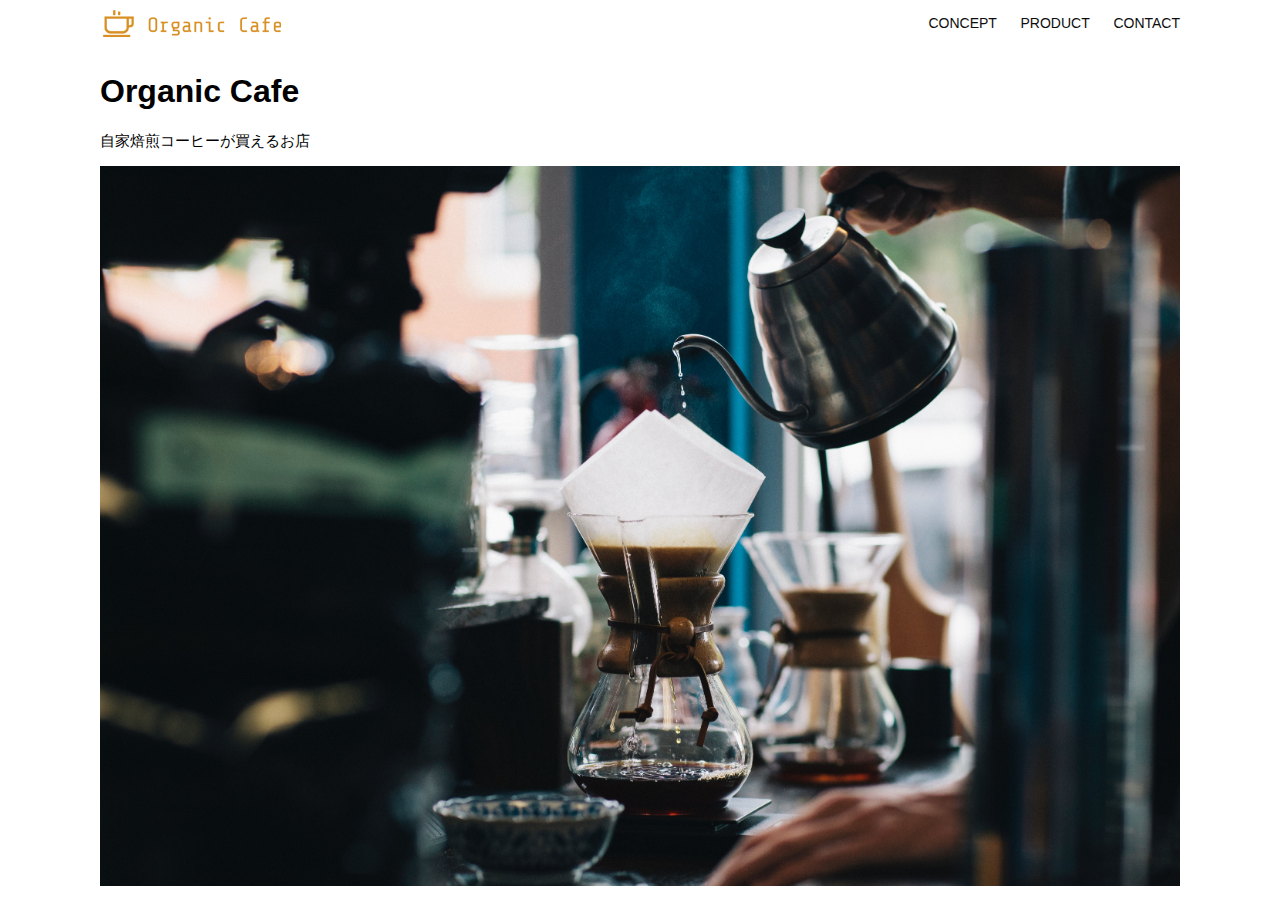
<file: html-css-kadai_013/index.html>
<!DOCTYPE html>
<html>
  <head>
    <title>Organic Cafe</title>
    <meta charset="UTF-8" />
    <meta name="description" content="自家焙煎のコーヒーがお家で楽しめるOrganic Cafe"/>
    <meta name="viewport" content="width=device-width, initial-scale=1.0" />
    <link rel="stylesheet" href="style.css" />
  </head>
  <body>
    <!-- ヘッダー -->
    <header>
      <!-- ロゴ -->
      <a href="index.html" id="logo"><img src="images/logo.png" alt="トップページに戻る"/></a>

      <!-- PC用ナビゲーション -->
      <nav id="nav-pc">
        <a href="index.html#concept">CONCEPT</a>
        <a href="index.html#product">PRODUCT</a>
        <a href="index.html#contact">CONTACT</a>
      </nav>
      
      <!-- スマホ用メニューボタン -->
      <img id="menu-sp" src="images/button-menu.png" alt="ナビゲーションを開く" onclick="document.getElementById('nav-sp').style.display = 'block'">

      <!-- スマホ用ナビゲーション -->
      <nav id="nav-sp">
        <ul>
          <li>
            <img id="close" src="images/button-close.png" alt="ナビゲーションを閉じる" onclick="document.getElementById('nav-sp').style.display = 'none'">
          </li>
          <li>
            <a id="logo-sp" href="index.html" onclick="document.getElementById('nav-sp').style.display = 'none'">
              <img src="images/logo-sp.png" alt="トップページに戻る">
            </a>
          </li>
          <li>
            <a class="menu" href="index.html#concept" onclick="document.getElementById('nav-sp').style.display = 'none'">CONCEPT</a>
          </li>
          <li>
            <a class="menu" href="index.html#product" onclick="document.getElementById('nav-sp').style.display = 'none'">PRODUCT</a>
          </li>
          <li><a class="menu" href="index.html#contact" onclick="document.getElementById('nav-sp').style.display = 'none'">CONTACT</a>
          </li>
        </ul>
      </nav>
    </header>

    <main>
      <article>
        <!-- メインビジュアル -->
        <section id="main-visual">
          <div id="main-message">
            <h1>Organic Cafe</h1>
            <p>自家焙煎コーヒーが買えるお店</p>
          </div>
          <img src="images/main-image.jpg" alt="コーヒーをハンドドリップで淹れる画像"/>
        </section>
      </article>
    </main>
  </body>
</html>
</file>
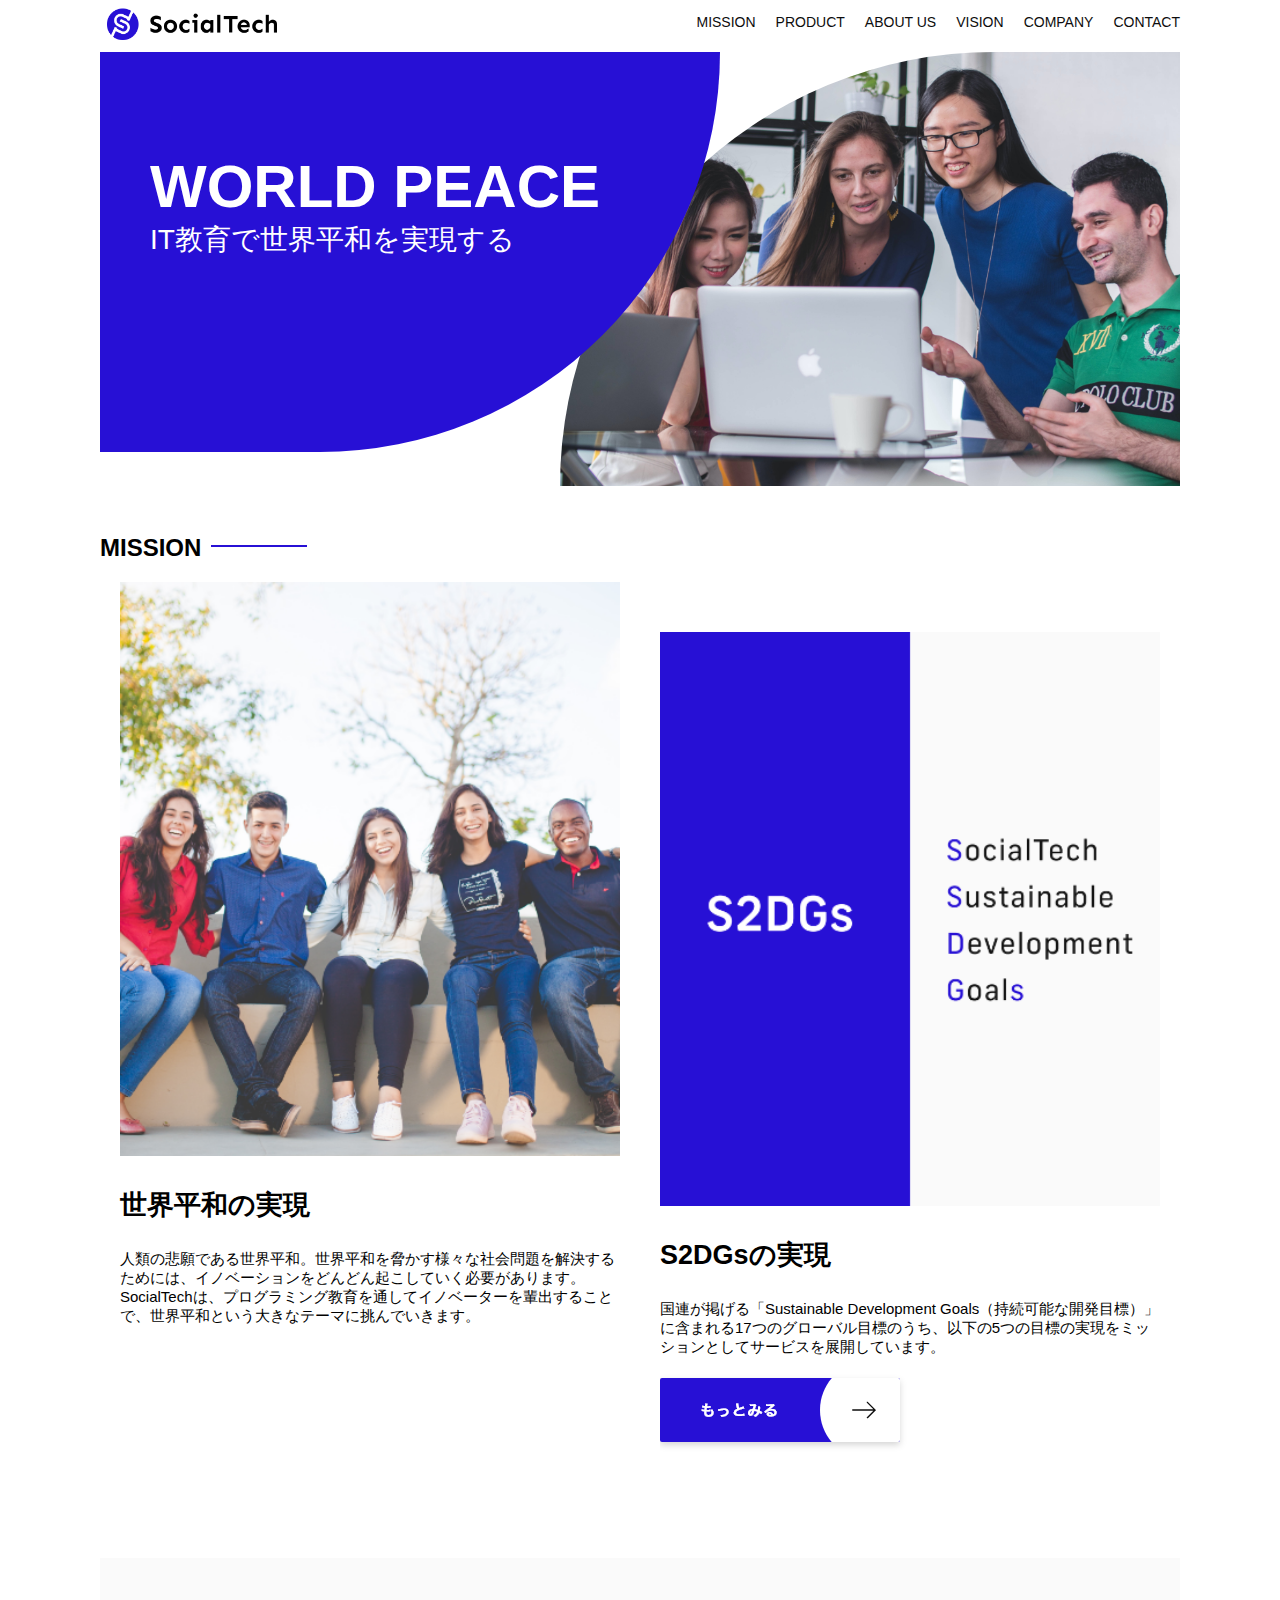
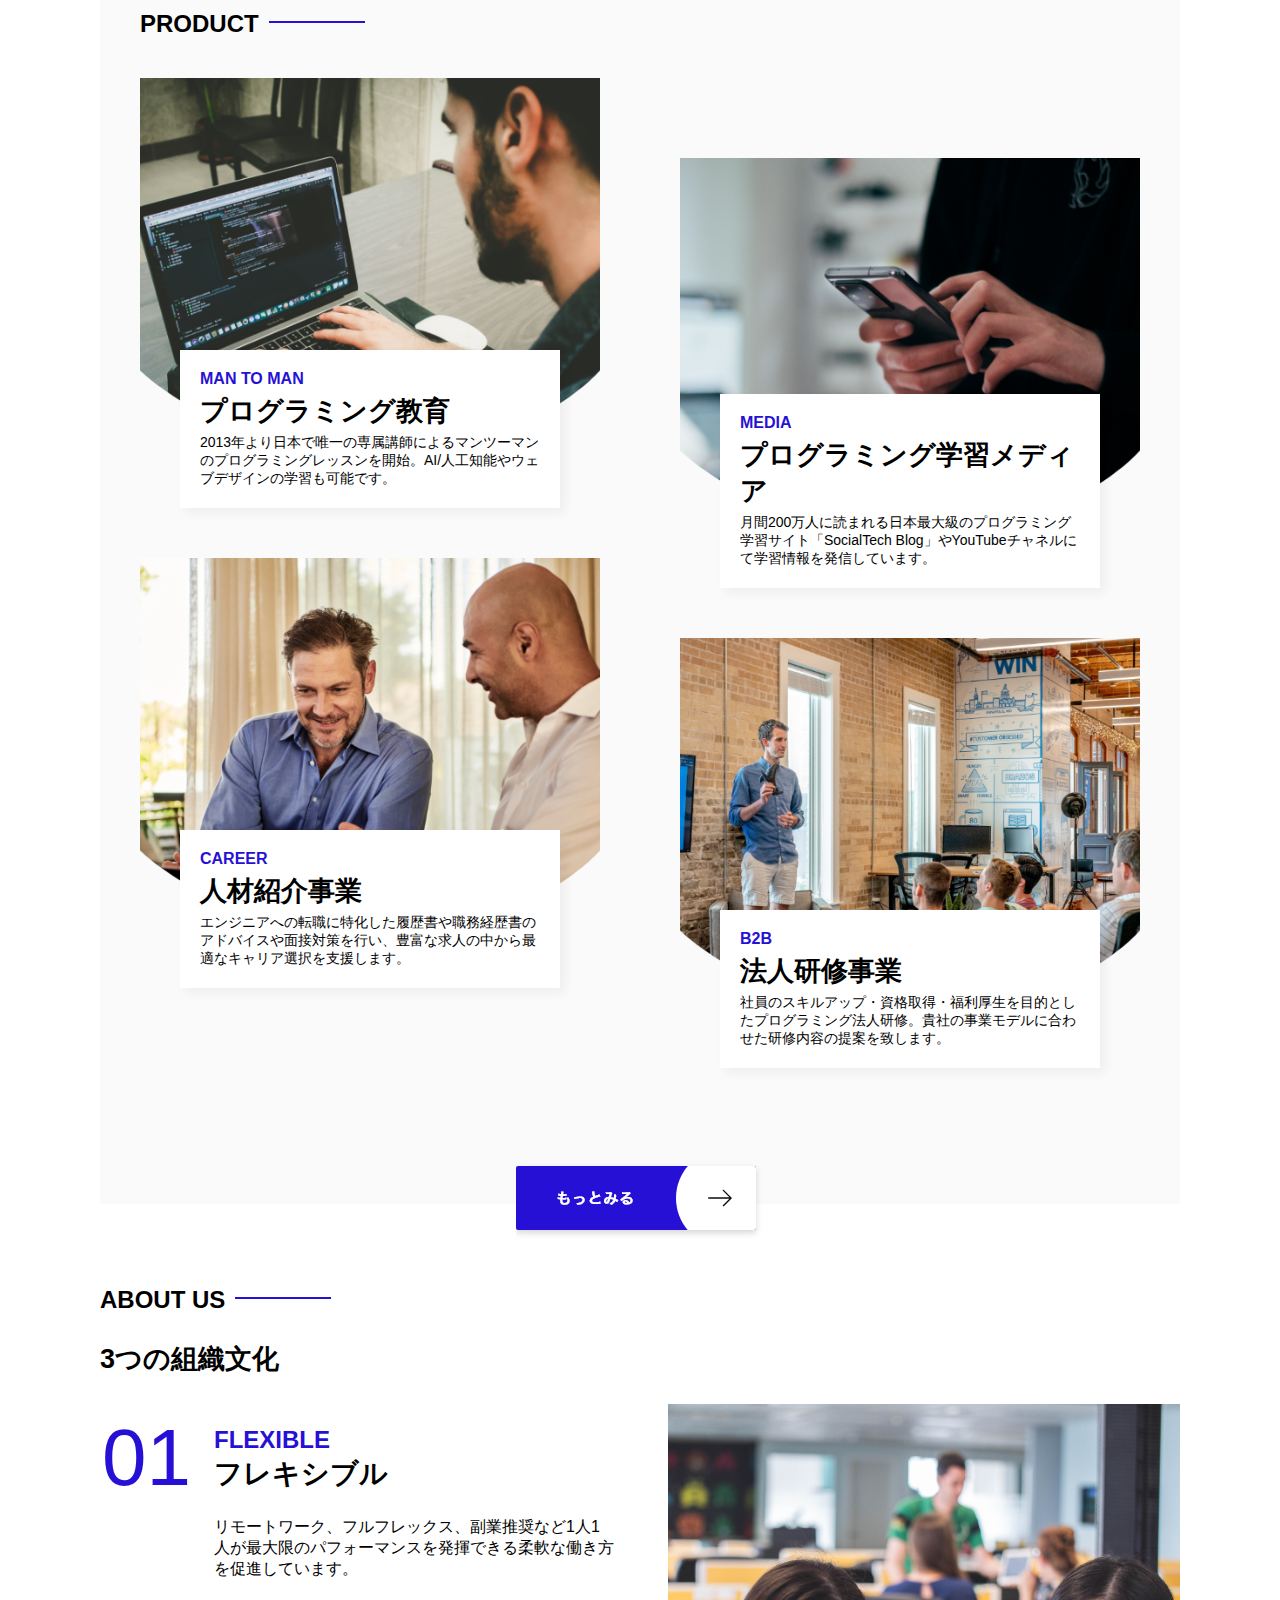
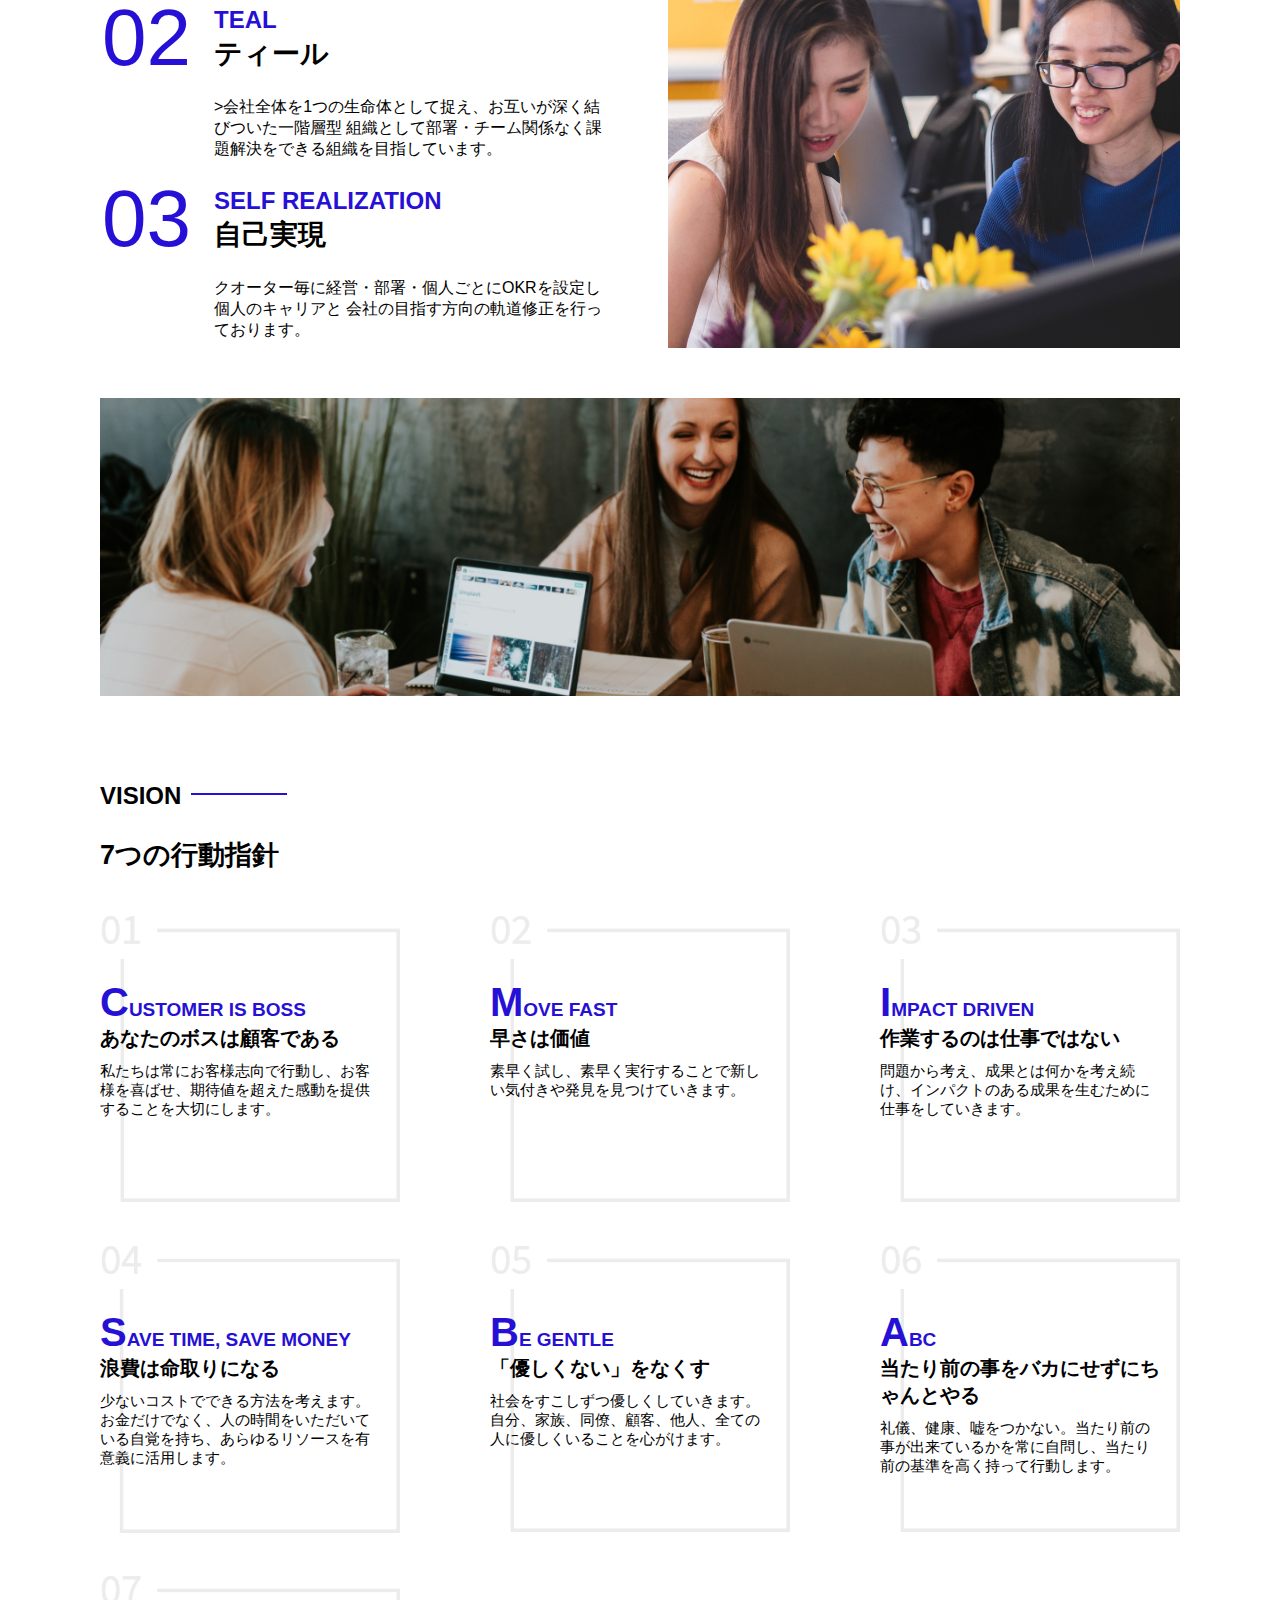
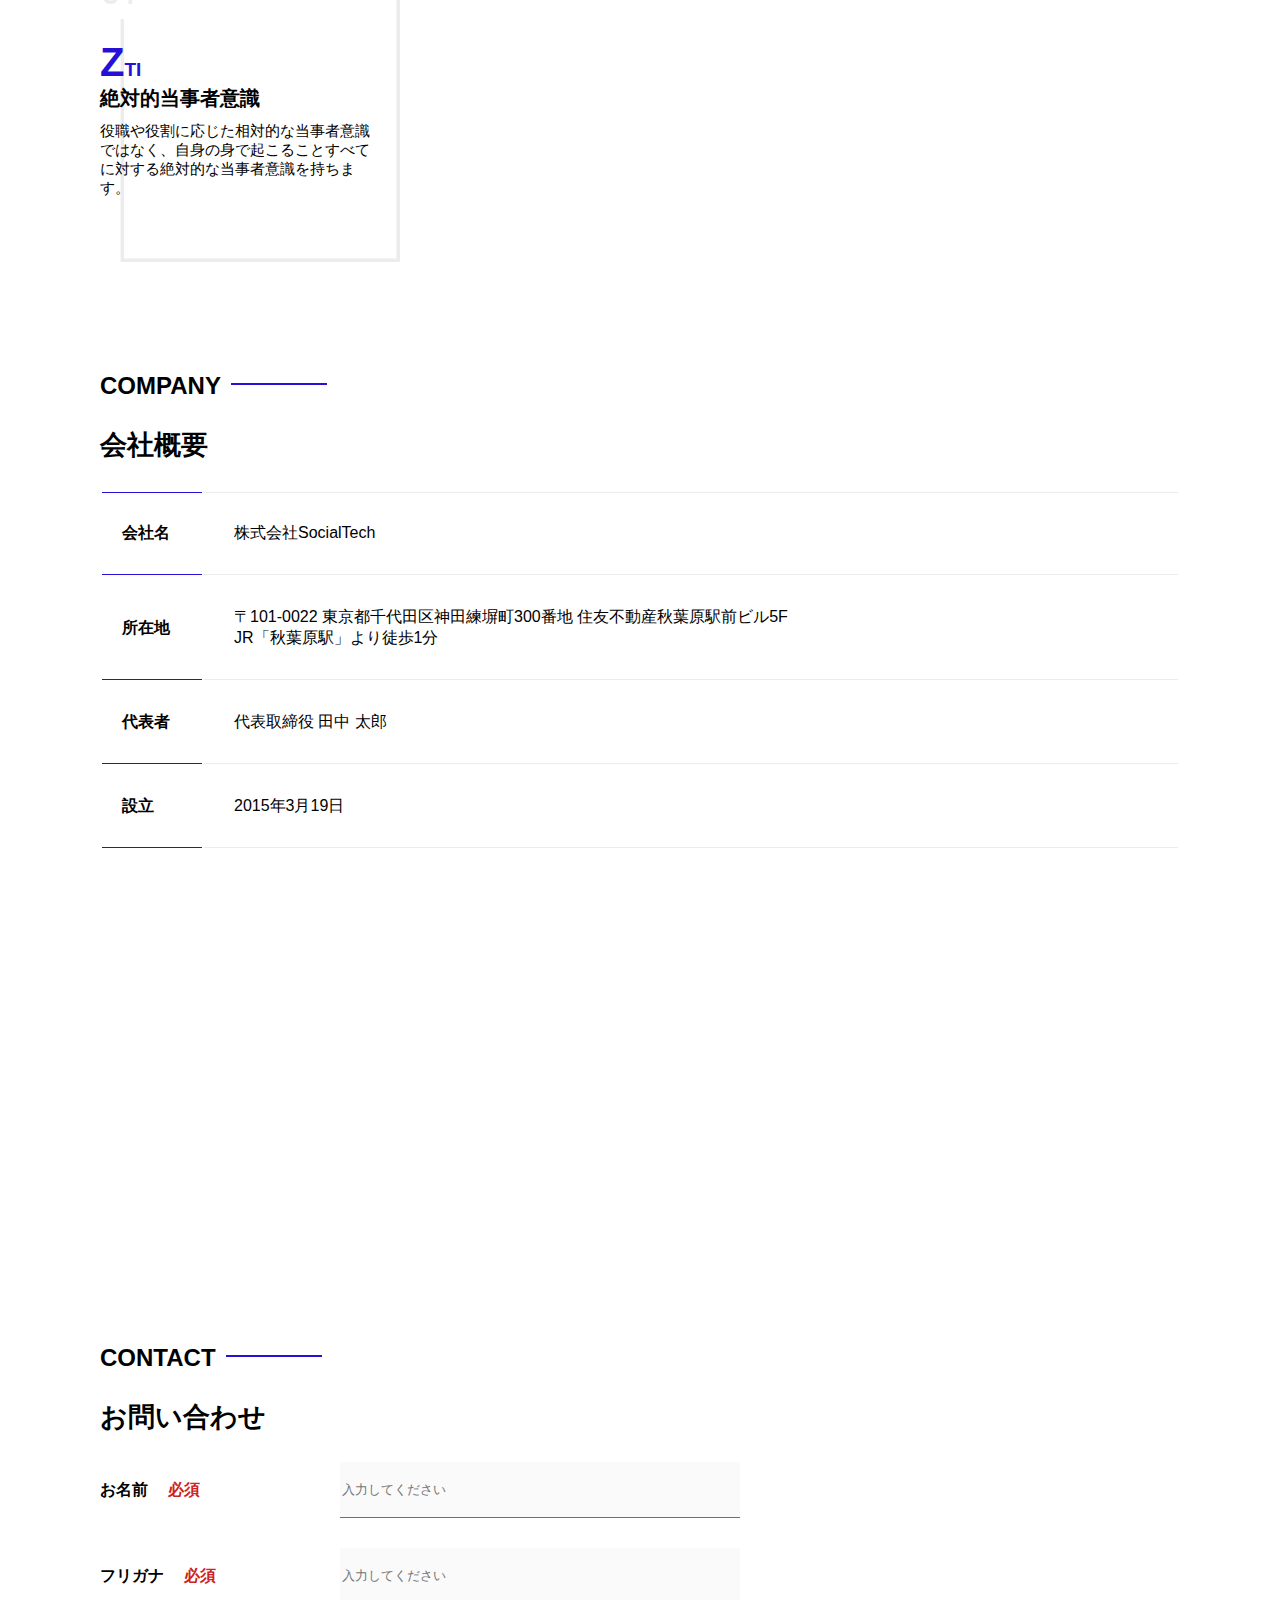
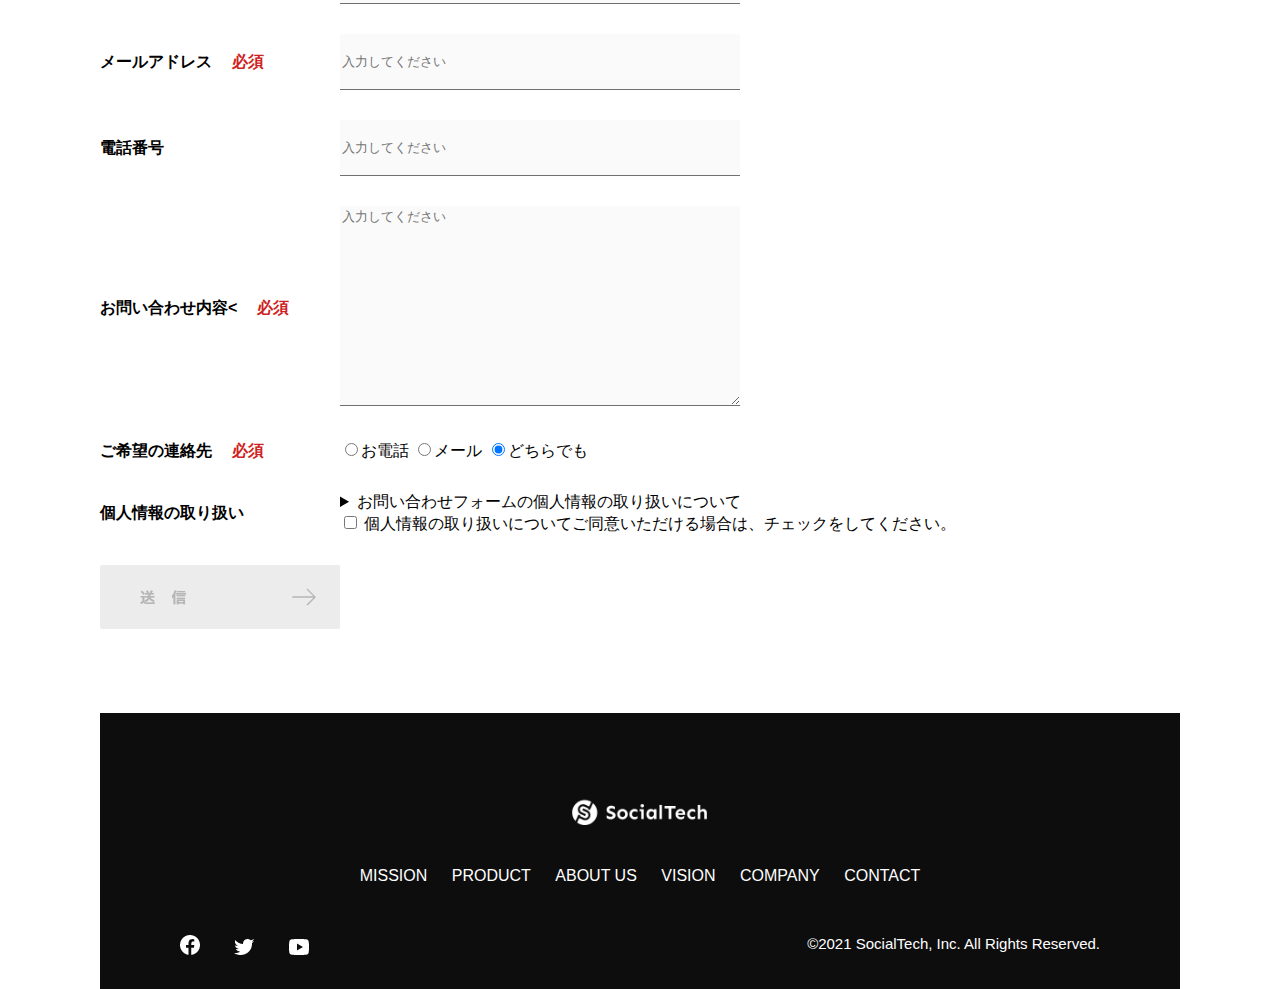
<file: kadai_tutorial_output/index.html>
<!DOCTYPE html>
<html>
  <head>
    <title>SocialTech</title>
    <meta charset="UTF-8">
    <meta name="description" content="SocialTechはEdTech業界のリーディングカンパニーを目指します。">
    <meta name="viewport" content="width=device-width, initial-scale=1.0">
    <link rel="stylesheet" href="style.css">
  </head>
  <body>
    <!-- ヘッダー -->
     <header>
      <!-- ロゴ -->
       <a href="index.html" id="logo">
        <img src="images/logo.png" alt="トップページに戻る">
        </a>

        <!-- PC用ナビゲーション -->
         <nav id="nav-pc">
          <ul>
            <li><a href="mission.html">MISSION</a></li>
            <li><a href="product.html">PRODUCT</a></li>
            <li><a href="index.html#aboutus">ABOUT US</a></li>
            <li><a href="index.html#vision">VISION</a></li>
            <li><a href="index.html#company">COMPANY</a></li>
            <li><a href="index.html#contact">CONTACT</a></li>
          </ul>
         </nav>
         <!-- スマホ用メニューボタン -->
          <button id="menu-sp" onclick="document.getElementById('nav-sp').style.display = 'block'">
          <img src="images/button-menu.png" alt="ナビゲーションを開く">
          </button>
          <!-- スマホ用ナビゲーション -->
           <div id="nav-sp">
            <button id="close" onclick="document.getElementById('nav-sp').style.display = 'none'">
              <img src="images/button-close.png" alt="ナビゲーションを閉じる">
            </button>

            <nav>
              <ul>
                <li>
                  <a id="logo-sp" href="index.html" onclick="document.getElementById('nav-sp').style.display = 'none'"><img src="images/logo-sp.png" alt="トップページに戻る"></a>
                </li>
                <li><a class="menu" href="mission.html" onclick="document.getElementById('nav-sp').style.display = 'none'">MISSION</a></li>
                <li><a class="menu" href="product.html" onclick="document.getElementById('nav-sp').style.display = 'none'">PRODUCT</a></li>
                <li><a class="menu" href="index.html#aboutus" onclick="document.getElementById('nav-sp').style.display = 'none'">ABOUT US</a></li>
                <li><a class="menu" href="index.html#vision" onclick="document.getElementById('nav-sp').style.display = 'none'">VISION</a></li>
                <li><a class="menu" href="index.html#company" onclick="document.getElementById('nav-sp').style.display = 'none'">COMPANY</a></li>
                <li><a class="menu" href="index.html#contact" onclick="document.getElementById('nav-sp').style.display = 'none'">CONTACT</a></li>
              </ul>
            </nav>
            <div id="sns">
              <a href="https://www.facebook.com/sejuku2013">
                <img src="images/button-facebook.png" alt="Facebookのリンク">
              </a>
              <a href="https://twitter.com/samuraijuku">
                <img src="images/button-twitter.png" alt="Twitterのリンク">
              </a>
              <a href="https://www.youtube.com/channel/UCCFOQO5aDK0xXam4cUQXT8g">
                <img src="images/button-youtube.png" alt="YouTubeのリンク">
              </a>
            </div>
           </div>
     </header>
     <main>
      <article>
        <!-- メインビジュアル -->
         <section id="main-visual">
          <div id="main-message">
            <h1>WORLD PEACE</h1>
            <p>IT教育で世界平和を実現する</p>
          </div>
          <img src="images/index/index-main.png" alt="PCの周りに集まる多国籍の仲間たち">
         </section>
         <!-- ミッション -->
          <section id="mission">
            <h2 class="index-h2">MISSION</h2>
            <div id="mission-flex">
              <div>
                <img id="mission-photo" src="images/index/index-mission.png" alt="屋外のベンチで写真を撮影する多国籍の仲間たち">
                <h3>世界平和の実現</h3>
                <p>
                  人類の悲願である世界平和。世界平和を脅かす様々な社会問題を解決するためには、イノベーションをどんどん起こしていく必要があります。SocialTechは、プログラミング教育を通してイノベーターを輩出することで、世界平和という大きなテーマに挑んでいきます。
                </p>
              </div>
              <div>
                <img id="s2dgs" src="images/index/s2dgs.png" alt="S2DGs">
                <h3>S2DGsの実現</h3>
                <p>国連が掲げる「Sustainable Development Goals（持続可能な開発目標）」に含まれる17つのグローバル目標のうち、以下の5つの目標の実現をミッションとしてサービスを展開しています。</p>
                <a href="mission.html">
                  <img src="images/button-more.png" alt="もっとみる">
                </a>
              </div>
            </div>
          </section>
          <!-- プロダクト -->
           <section id="product">
            <h2 class="index-h2">PRODUCT</h2>
            <div class="product-flex">
              <div id="product-left">
                <div>
                  <img class="product-photo" src="images/index/index-mantoman.png" alt="PCでコードを書く男性">
                  <div class="product-explain">
                    <span>MAN TO MAN</span>
                    <h3>プログラミング教育</h3>
                    <p>2013年より日本で唯一の専属講師によるマンツーマンのプログラミングレッスンを開始。AI/人工知能やウェブデザインの学習も可能です。</p>
                  </div>
                </div>
                <div>
                  <img class="product-photo" src="images/index/index-career.png" alt="笑顔で話し合う2人の男性">
                  <div class="product-explain">
                    <span>CAREER</span>
                    <h3>人材紹介事業</h3>
                    <p>エンジニアへの転職に特化した履歴書や職務経歴書のアドバイスや面接対策を行い、豊富な求人の中から最適なキャリア選択を支援します。</p>
                  </div>
                </div>
              </div>
              <div id="product-right">
                <div>
                  <img class="product-photo" src="images/index/index-media.png" alt="スマートフォンを操作する人">
                  <div class="product-explain">
                    <span>MEDIA</span>
                    <h3>プログラミング学習メディア</h3>
                    <p>月間200万人に読まれる日本最大級のプログラミング学習サイト「SocialTech Blog」やYouTubeチャネルにて学習情報を発信しています。</p>
                  </div>
                </div>
                <div>
                  <img class="product-photo" src="images/index/index-b2b.png" alt="講演中の男性とそれを聴く人々">
                  <div class="product-explain">
                    <span>B2B</span>
                    <h3>法人研修事業</h3>
                    <p>社員のスキルアップ・資格取得・福利厚生を目的としたプログラミング法人研修。貴社の事業モデルに合わせた研修内容の提案を致します。</p>
                  </div>
                </div>
              </div>
            </div>
            <div id="product-more">
              <a href="product.html">
                <img src="images/button-more.png" alt="もっとみる">
              </a>
            </div>
         </section>
         <!-- ABOUT US -->
         <section id="aboutus">
          <h2 class="index-h2">ABOUT US</h2>
          <h3>3つの組織文化</h3>
          <div>
            <table class="culture-table">
              <tr>
                <td class="culture-num">01</td>
                <th><span class="culture-en">FLEXIBLE</span><br>フレキシブル</th>
              </tr>
              <tr>
                <td>
                  <!--空のセル-->
              </td>
              <td class="culture-description">リモートワーク、フルフレックス、副業推奨など1人1人が最大限のパフォーマンスを発揮できる柔軟な働き方を促進しています。</td>
            </tr>
            <tr>
              <td class="culture-num">02</td>
              <th><span class="culture-en">TEAL</span><br>ティール</th>
            </tr>
            <tr>
              <td>
                  <!-- 空のセル -->
                </td>
                <td class="culture-description">>会社全体を1つの生命体として捉え、お互いが深く結びついた一階層型 組織として部署・チーム関係なく課題解決をできる組織を目指しています。</td>
              </tr>
              <tr>
                <td class="culture-num">03</td>
                <th><span class="culture-en">SELF REALIZATION</span><br>自己実現</th>
              </tr>
              <tr>
                <td>
                  <!-- 空のセル -->
                </td>
                <td class="culture-description">クオーター毎に経営・部署・個人ごとにOKRを設定し個人のキャリアと 会社の目指す方向の軌道修正を行っております。</td>
              </tr>
            </table>
            <img class="culture-img" src="images/index/index-aboutus1.png" alt="笑顔で話し合う2人の女性">
          </div>
          <img class="culture-img2" src="images/index/index-aboutus2.png" alt="笑顔で話し合う3人の男女">
         </section>
         <!-- VISION -->
          <section id="vision">
            <h2 class="index-h2">VISION</h2>
            <h3>7つの行動指針</h3>
            <div>
              <div class="vision-box">
                <img src="images/index/vision-01.png" alt="01">
                <div>
                  <h4>CUSTOMER IS BOSS</h4>
                  <h5>あなたのボスは顧客である</h5>
                  <p>私たちは常にお客様志向で行動し、お客様を喜ばせ、期待値を超えた感動を提供することを大切にします。</p>
                </div>
              </div>
              <div class="vision-box">
                <img src="images/index/vision-02.png" alt="02">
                <div>
                  <h4>MOVE FAST</h4>
                  <h5>早さは価値</h5>
                  <p>素早く試し、素早く実行することで新しい気付きや発見を見つけていきます。</p>
                </div>
              </div>
              <div class="vision-box">
                <img src="images/index/vision-03.png" alt="03">
                <div>
                  <h4>IMPACT DRIVEN</h4>
                  <h5>作業するのは仕事ではない</h5>
                  <p>問題から考え、成果とは何かを考え続け、インパクトのある成果を生むために仕事をしていきます。</p>
                </div>
              </div>
              <div class="vision-box">
                <img src="images/index//vision-04.png" alt="04">
                <div>
                  <h4>SAVE TIME, SAVE MONEY</h4>
                  <h5>浪費は命取りになる</h5>
                  <p>少ないコストでできる方法を考えます。お金だけでなく、人の時間をいただいている自覚を持ち、あらゆるリソースを有意義に活用します。</p>
                </div>
              </div>
              <div class="vision-box">
                <img src="images/index/vision-05.png" alt="05">
                <div>
                  <h4>BE GENTLE</h4>
                  <h5>「優しくない」をなくす</h5>
                  <p>社会をすこしずつ優しくしていきます。自分、家族、同僚、顧客、他人、全ての人に優しくいることを心がけます。</p>
                </div>
              </div>
              <div class="vision-box">
                <img src="images/index/vision-06.png" alt="06">
                <div>
                  <h4>ABC</h4>
                  <h5>当たり前の事をバカにせずにちゃんとやる</h5>
                  <p>礼儀、健康、嘘をつかない。当たり前の事が出来ているかを常に自問し、当たり前の基準を高く持って行動します。</p>
                </div>
              </div>
              <div class="vision-box">
                <img src="images/index/vision-07.png" alt="07">
                <div>
                  <h4>ZTI</h4>
                  <h5>絶対的当事者意識</h5>
                  <p>役職や役割に応じた相対的な当事者意識ではなく、自身の身で起こることすべてに対する絶対的な当事者意識を持ちます。</p>
                </div>
              </div>
            </div>
          </section>
          <!-- COMPANY -->
          <section id="company">
            <h2 class="index-h2">COMPANY</h2>
            <h3>会社概要</h3>
            <table id="company-table">
              <tr>
                <th class="tableheader tableheader-first">会社名</th>
                <td class="cell cell-first">株式会社SocialTech</td>
              </tr>
              <tr>
                <th class="tableheader">所在地</th>
                <td class="cell">〒101-0022 東京都千代田区神田練塀町300番地 住友不動産秋葉原駅前ビル5F<br>JR「秋葉原駅」より徒歩1分</td>
              </tr>
              <tr>
                <th class="tableheader">代表者</th>
                <td class="cell">代表取締役 田中 太郎</td>
              </tr>
              <tr>
                <th class="tableheader">設立</th>
                <td class="cell">2015年3月19日</td>
              </tr>
            </table>
            <iframe src="https://www.google.com/maps/embed?pb=!1m18!1m12!1m3!1d3240.0686781123577!2d139.77207767552144!3d35.69992752894713!2m3!1f0!2f0!3f0!3m2!1i1024!2i768!4f13.1!3m3!1m2!1s0x60188fee13660e23%3A0x77137876edf742ac!2z5L2P5Y-L5LiN5YuV55Sj56eL6JGJ5Y6f6aeF5YmN44OT44Or!5e0!3m2!1sja!2sjp!4v1747738273516!5m2!1sja!2sjp"
            style="border:0;"
            allowfullscreen=""
            loading="lazy">
          </iframe>
          </section>
          <!-- お問い合わせフォーム -->
           <section id="contact">
            <h2 class="index-h2">CONTACT</h2>
            <h3>お問い合わせ</h3>
            <form>
              <div>
                <div class="contact-heading">
                  <label class="contact-label">お名前<span class="contact-span">必須</span></label>
                </div>
                <div>
                  <input type="text" name="name" placeholder="入力してください" class="contact-textbox">
                </div>
              </div>
              <div>
                <div class="contact-heading">
                  <label class="contact-label">フリガナ<span class="contact-span">必須</span></label>
                </div>
                <div>
                  <input type="text" name="hurigana" placeholder="入力してください" class="contact-textbox">
                </div>
              </div>
              <div>
                <div class="contact-heading">
                  <label class="contact-label">メールアドレス<span class="contact-span">必須</span></label>
                </div>
                <div>
                  <input type="text" name="email" placeholder="入力してください" class="contact-textbox">
                </div>
              </div>
              <div>
                <div class="contact-heading">
                  <label class="contact-label">電話番号</label>
                </div>
                <div>
                  <input type="text" name="tel" placeholder="入力してください" class="contact-textbox">
                </div>
              </div>
              <div>
                <div class="contact-heading">
                  <label class="contact-label">お問い合わせ内容<<span class="contact-span">必須</span></label>                  
                </div>
                <div>
                  <textarea class="contact-textarea" placeholder="入力してください" name="message"></textarea>
                </div>
              </div>
              <div>
                <div class="contact-heading">
                  <label class="contact-label">ご希望の連絡先<span class="contact-span">必須</span></label>
                </div>
                <div>
                  <input class="radiobutton" type="radio" value="tel" name="contact" checked><label>お電話</label>
                  <input class="radiobutton" type="radio" value="mail" name="contact" checked><label>メール</label>
                  <input class="radiobutton" type="radio" value="both" name="contact" checked><label>どちらでも</label>
                </div>
              </div>
              <div>
                <div class="contact-heading">
                  <label class="contact-label">個人情報の取り扱い</label>
                </div>
                <div>
                  <details>
                    <summary>お問い合わせフォームの個人情報の取り扱いについて</summary>
                    <div>
                      <dl>
                        <dt>１．組織の名称又は氏名</dt>
                        <dd>株式会社SocialTech</dd>
                        <dt>２．個人情報保護管理者（若しくはその代理人）の氏名又は職名、所属及び連絡先</dt>
                        <dd>
                          <p>鈴木 一郎 コーポレート部</p>
                          <p>メールアドレス：samurai@example.com</p>
                          <p>TEL：03-1234-5678</p>
                        </dd>
                        <dt>３．個人情報の利用目的</dt>
                        <dd>
                          <ul>
                            <li>・本サービス及び本サービスに関連する情報の提供又はそれらに関する連絡のため</li>
                            <li>・ユーザーの本人確認のため</li>
                            <li>・当社サービスのご案内のため</li>
                            <li>・当社の商品等の広告または宣伝（電子メールによるものを含むものとします。）</li>
                          </ul>
                        </dd>
                        <dt>４．個人情報の取り扱い業務の委託</dt>
                        <dd>個人情報の取扱業務の全部または一部を外部に業務委託する場合があります。その際、弊社は、個人情報を適切に保護できる管理体制を敷き実行していることを条件として委託先を厳選したうえで、機密保持契約を委託先と締結し、お客様の個人情報を厳密に管理させます。</dd>
                        <dt>５．個人情報の開示等の請求</dt>
                        <dd>
                          お客様は、弊社に対してご自身の個人情報の開示等（利用目的の通知、開示、内容の訂正・追加・削除、利用の停止または消去、第三者への提供の停止）に関して、当社問合わせ窓口に申し出ることができます。<br>
                         その際、弊社はお客様ご本人を確認させていただいたうえで、合理的な期間内に対応いたします。<br>
                         なお、個人情報に関する弊社問合わせ先は、次の通りです。
                        </dd>
                        <dd>
                          <p>株式会社SocialTech 個人情報問合せ窓口</p>
                          <p>〒150-0043 東京都千代田区神田練塀町300番地 住友不動産秋葉原駅前ビル5F</p>
                          <p>メールアドレス：samurai@example.com TEL：03-1234-5678</p>
                        </dd>

                        <dt>６．個人情報を提供されることの任意性について</dt>
                        <dd>お客様がご自身の個人情報を弊社に提供されるか否かは、お客様のご判断によりますが、もしご提供されない場合には、適切なサービスが提供できない場合がありますので予めご了承ください。</dd>
                      </dl>
                    </div>
                  </details>
                  <input type="checkbox" name="agree">
                  <span>個人情報の取り扱いについてご同意いただける場合は、チェックをしてください。</span>
                </div>
              </div>
              <input type="image" src="images/button-submit.png" alt="送信する">
            </form>
           </section>
      </article>
     </main>

     <footer>
      <div id="footer-logo">
        <img src="images/logo-sp.png" alt="SocialTech">
      </div>
      <div id="footer-link">
        <a href="mission.html">MISSION</a>
        <a href="product.html">PRODUCT</a>
        <a href="index.html#aboutus">ABOUT US</a>
        <a href="index.html#vision">VISION</a>
        <a href="index.html#company">COMPANY</a>
        <a href="index.html#contact">CONTACT</a>
      </div>
      <div id="sns-footer">
        <div class="sns-btns">
          <a href="https://www.facebook.com/sejuku2013"><img src="images/button-facebook.png" alt="Facebookのリンク"></a>
          <a href="https://twitter.com/samuraijuku"><img src="images/button-twitter.png" alt="Twitterのリンク"></a>
          <a href="https://www.youtube.com/channel/UCCFOQO5aDK0xXam4cUQXT8g"><img src="images/button-youtube.png" alt="YouTTubeのリンク"></a>
        </div>
        <p id="copyright">&copy;2021 SocialTech, Inc. All Rights Reserved.</p>
      </div>
     </footer>

  </body>
</html>
</file>
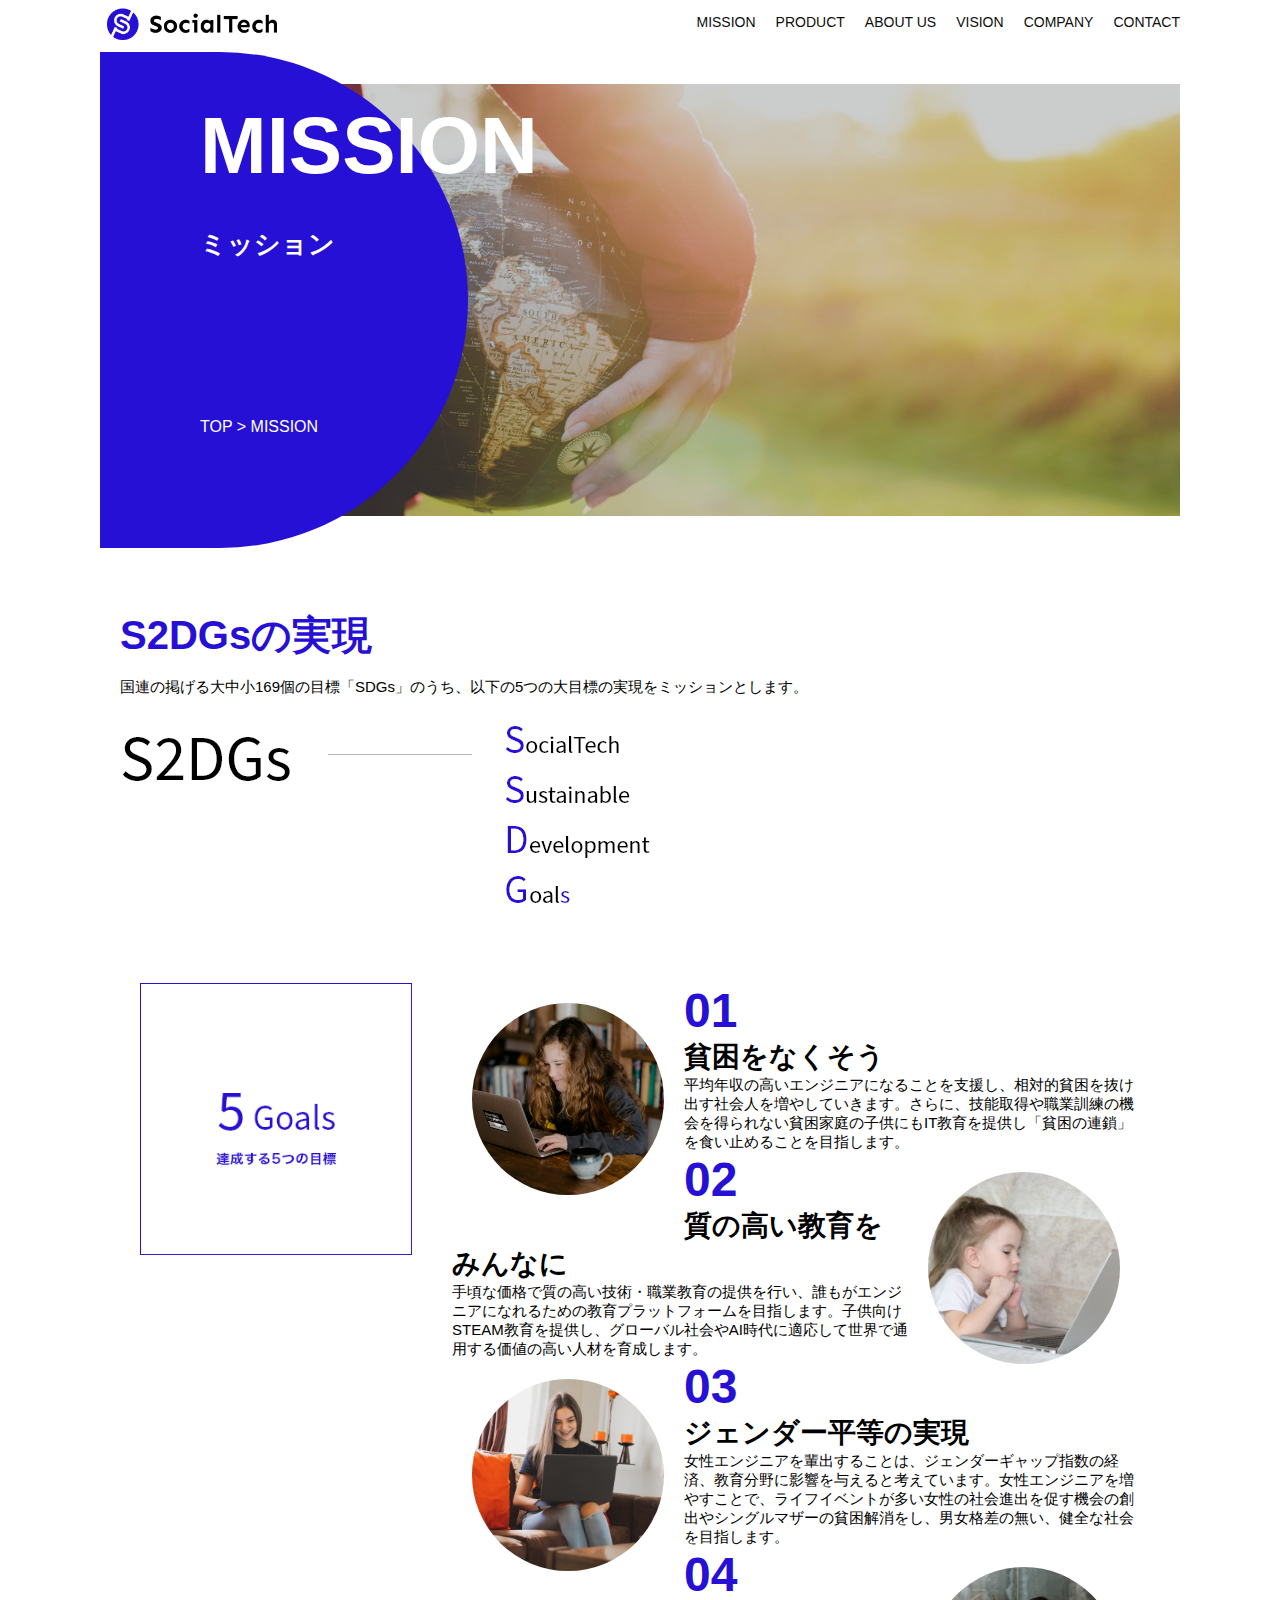
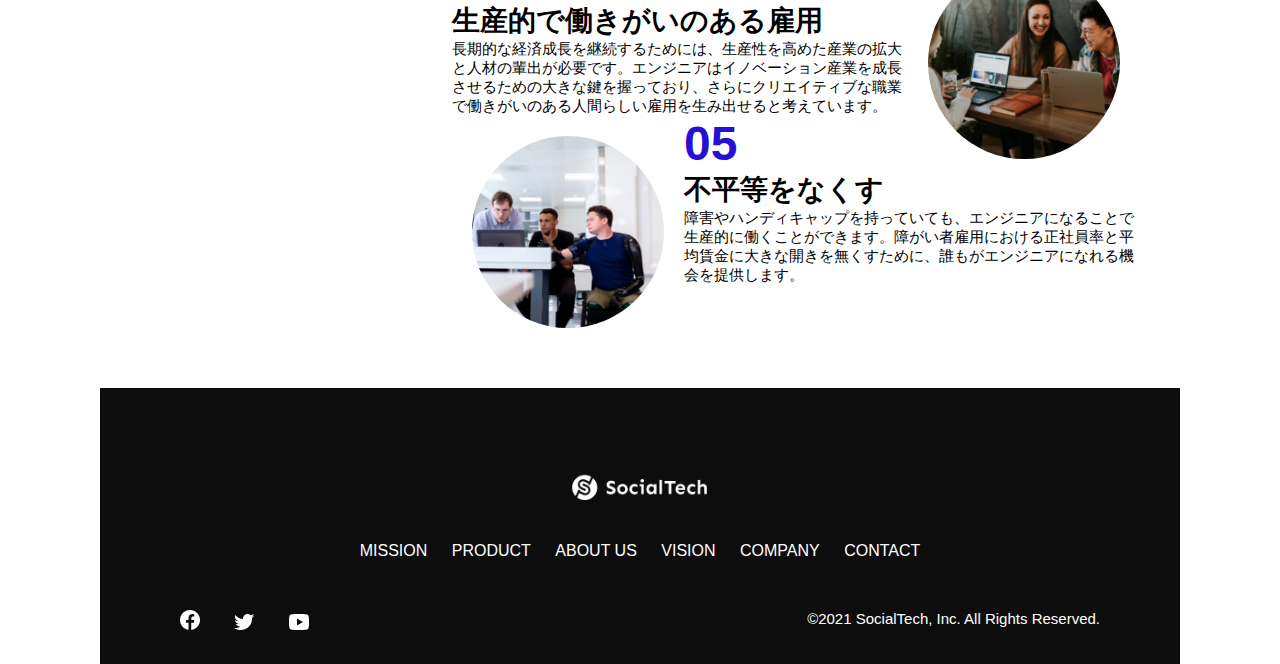
<file: kadai_tutorial_output/mission.html>
<!DOCTYPE html>
<html>
  <head>
    <title>SocialTech - MISSION ミッション -</title>
    <meta charset="utf-8">
    <meta name="description" content="SocialTechが目指す5つの目標（S2DGs）を紹介します">
    <meta name="viewport" content="width=device-width, initial-scale=1.0">
    <link rel="stylesheet" href="style.css">
  </head>

  <body>
    <!-- ヘッダー -->
    <header>
      <!-- ロゴ -->
      <a href="index.html" id="logo">
        <img src="images/logo.png" alt="トップページに戻る">
      </a>

      <!-- PC用ナビゲーション -->
      <nav id="nav-pc">
        <ul>
          <li><a href="mission.html">MISSION</a></li>
          <li><a href="product.html">PRODUCT</a></li>
          <li><a href="index.html#aboutus">ABOUT US</a></li>
          <li><a href="index.html#vision">VISION</a></li>
          <li><a href="index.html#company">COMPANY</a></li>
          <li><a href="index.html#contact">CONTACT</a></li>
        </ul>
      </nav>

      <!-- スマホ用メニューボタン -->
      <button id="menu-sp" onclick="document.getElementById('nav-sp').style.display = 'block'">
        <img src="images/button-menu.png" alt="ナビゲーションを開く">
      </button>

      <!-- スマホ用ナビゲーション -->
      <div id="nav-sp">
        <button id="close" onclick="document.getElementById('nav-sp').style.display = 'none'">
          <img src="images/button-close.png" alt="ナビゲーションを閉じる">
        </button>

        <nav>
          <ul>
            <li>
              <a id="logo-sp" href="index.html" onclick="document.getElementById('nav-sp').style.display = 'none'"><img src="images/logo-sp.png" alt="トップページに戻る"></a>
            </li>
            <li><a class="menu" href="mission.html" onclick="document.getElementById('nav-sp').style.display = 'none'">MISSION</a></li>
            <li><a class="menu" href="product.html" onclick="document.getElementById('nav-sp').style.display = 'none'">PRODUCT</a></li>
            <li><a class="menu" href="index.html#aboutus" onclick="document.getElementById('nav-sp').style.display = 'none'">ABOUT US</a></li>
            <li><a class="menu" href="index.html#vision" onclick="document.getElementById('nav-sp').style.display = 'none'">VISION</a></li>
            <li><a class="menu" href="index.html#company" onclick="document.getElementById('nav-sp').style.display = 'none'">COMPANY</a></li>
            <li><a class="menu" href="index.html#contact" onclick="document.getElementById('nav-sp').style.display = 'none'">CONTACT</a></li>
          </ul>
        </nav>
        <div id="sns">
          <a href="https://www.facebook.com/sejuku2013">
            <img src="images/button-facebook.png" alt="Facebookのリンク">
          </a>
          <a href="https://twitter.com/samuraijuku">
            <img src="images/button-twitter.png" alt="Twitterのリンク">
          </a>
          <a href="https://www.youtube.com/channel/UCCFOQO5aDK0xXam4cUQXT8g">
            <img src="images/button-youtube.png" alt="YouTubeのリンク">
          </a>
        </div>
      </div>
    </header>

    <main>
      <article>
        <section id="mission-main">
          <div class="mission-main-inner">
            <div id="mission-title">
              <h1>MISSION<br><span>ミッション</span></h1>
              <p>TOP > MISSION</p>
            </div>
          </div>
        </section>

        <section id="mission-s2dgs">
          <h2 class="mission-h2">S2DGsの実現</h2>
          <p>国連の掲げる大中小169個の目標「SDGs」のうち、以下の5つの大目標の実現をミッションとします。</p>
          <img src="images/mission/mission-s2dgs.png" alt="S2DGs">
        </section>
        
        <section id="mission-five-goals">
          <div class="five-goals-image">
            <img src="images/mission/mission-5goals.png" alt="5Goals">
          </div>
          <div class="five-goals-read">

            <div>
              <img class="fivegoals-image-left" src="images/mission/mission-5goals01.png" alt="PCを操作する女の子">
              <span class="fivegoals-number">01</span>
              <h3 class="fivegoals-h3">貧困をなくそう</h3>
              <p class="fivegoals-p">平均年収の高いエンジニアになることを支援し、相対的貧困を抜け出す社会人を増やしていきます。さらに、技能取得や職業訓練の機会を得られない貧困家庭の子供にもIT教育を提供し「貧困の連鎖」を食い止めることを目指します。</p>
            </div>

            <div>
              <img class="fivegoals-image-right" src="images/mission/mission-5goals02.png" alt="PCを見つめる小さい女の子">
              <span class="fivegoals-number">02</span>
              <h3 class="fivegoals-h3">質の高い教育をみんなに</h3>
              <p class="fivegoals-p">手頃な価格で質の高い技術・職業教育の提供を行い、誰もがエンジニアになれるための教育プラットフォームを目指します。子供向けSTEAM教育を提供し、グローバル社会やAI時代に適応して世界で通用する価値の高い人材を育成します。</p>
            </div>

            <div>
              <img class="fivegoals-image-left" src="images/mission/mission-5goals03.png" alt="PCを操作する女性">
              <span class="fivegoals-number">03</span>
              <h3 class="fivegoals-h3">ジェンダー平等の実現</h3>
              <p class="fivegoals-p">女性エンジニアを輩出することは、ジェンダーギャップ指数の経済、教育分野に影響を与えると考えています。女性エンジニアを増やすことで、ライフイベントが多い女性の社会進出を促す機会の創出やシングルマザーの貧困解消をし、男女格差の無い、健全な社会を目指します。</p>
            </div>

            <div>
              <img class="fivegoals-image-right" src="images/mission/mission-5goals04.png" alt="笑顔で話し合う3人の男女">
              <span class="fivegoals-number">04</span>
              <h3 class="fivegoals-h3">生産的で働きがいのある雇用</h3>
              <p class="fivegoals-p">長期的な経済成長を継続するためには、生産性を高めた産業の拡大と人材の輩出が必要です。エンジニアはイノベーション産業を成長させるための大きな鍵を握っており、さらにクリエイティブな職業で働きがいのある人間らしい雇用を生み出せると考えています。</p>
            </div>

            <div>
              <img class="fivegoals-image-left" src="images/mission/mission-5goals05.png" alt="障害を持つ男性が生き生きと働く様子">
              <span class="fivegoals-number">05</span>
              <h3 class="fivegoals-h3">不平等をなくす</h3>
              <p class="fivegoals-p">障害やハンディキャップを持っていても、エンジニアになることで生産的に働くことができます。障がい者雇用における正社員率と平均賃金に大きな開きを無くすために、誰もがエンジニアになれる機会を提供します。</p>
            </div>
          </div>
        </section>
      </article>
    </main>

    <footer>
      <div id="footer-logo">
        <img src="images/logo-sp.png" alt="SocialTech">
      </div>
      <div id="footer-link">
        <a href="mission.html">MISSION</a>
        <a href="product.html">PRODUCT</a>
        <a href="index.html#aboutus">ABOUT US</a>
        <a href="index.html#vision">VISION</a>
        <a href="index.html#company">COMPANY</a>
        <a href="index.html#contact">CONTACT</a>
      </div>
      <div id="sns-footer">
        <div class="sns-btns">
          <a href="https://www.facebook.com/sejuku2013"><img src="images/button-facebook.png" alt="Facebookのリンク"></a>
          <a href="https://twitter.com/samuraijuku"><img src="images/button-twitter.png" alt="Twitterのリンク"></a>
          <a href="https://www.youtube.com/channel/UCCFOQO5aDK0xXam4cUQXT8g"><img src="images/button-youtube.png" alt="YouTubeのリンク"></a>
        </div>
        <p id="copyright">&copy;2021 SocialTech, Inc. All Rights Reserved.</p>
      </div>
    </footer>

  </body>
</html>
</file>
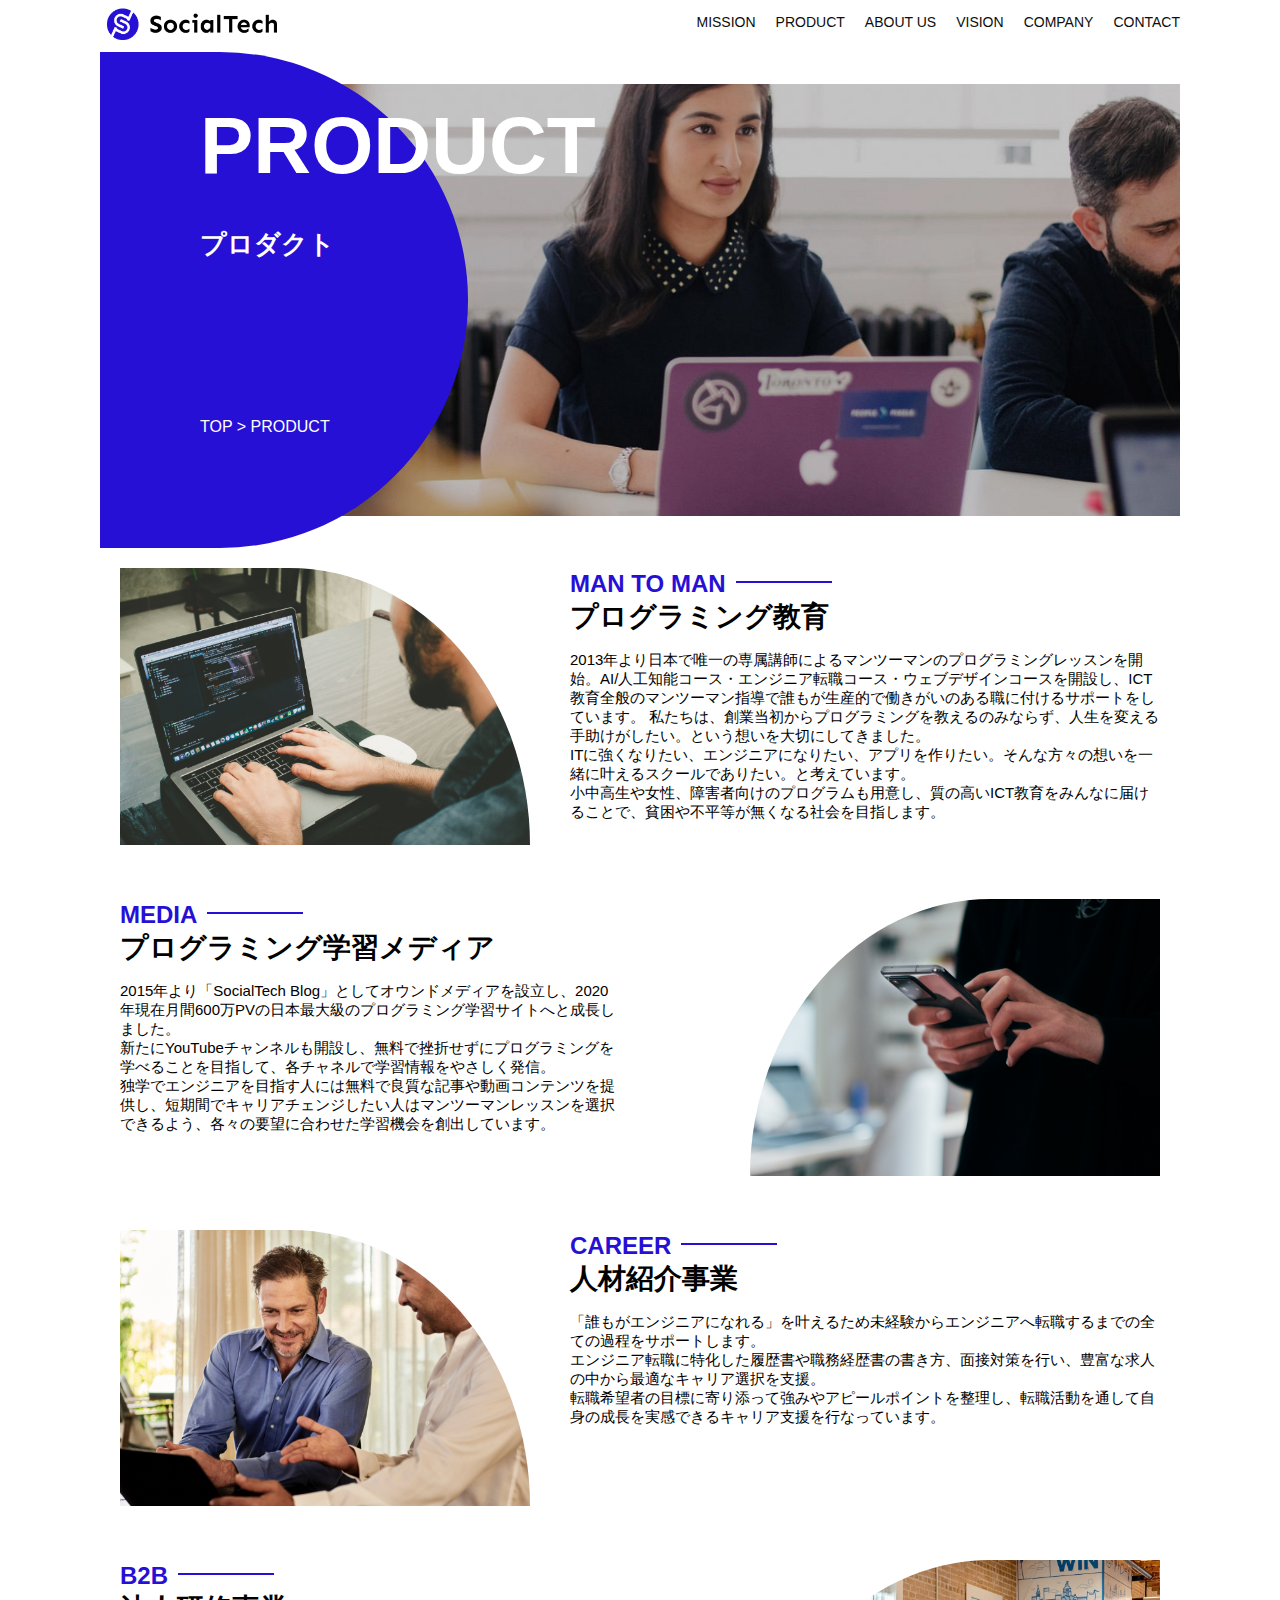
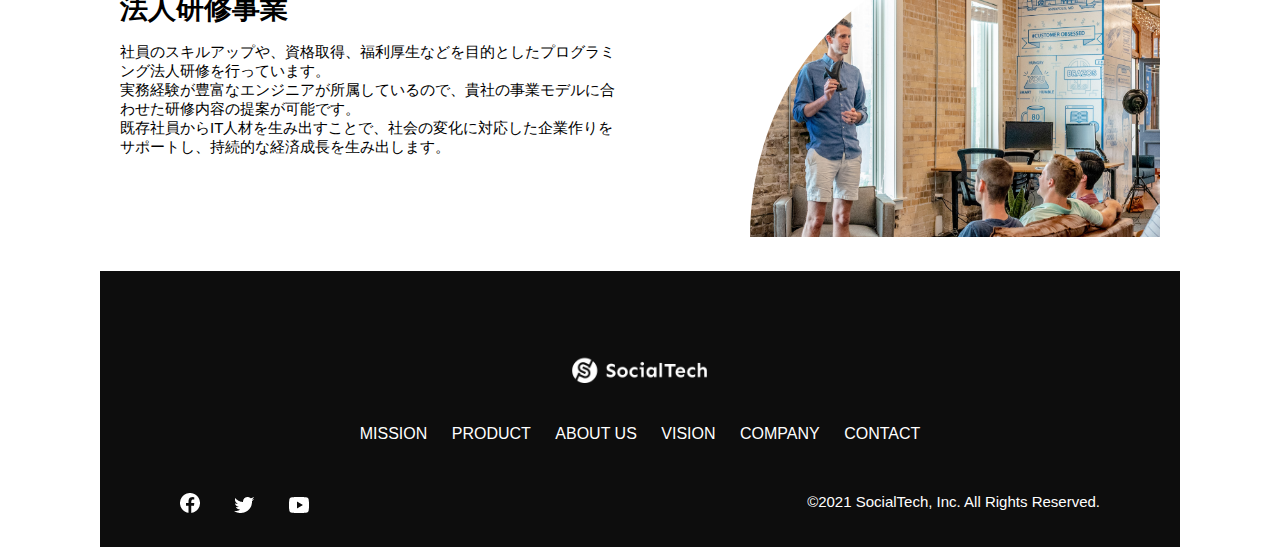
<file: kadai_tutorial_output/product.html>
<!DOCTYPE html>
<html>
  <head>
    <title>SocialTech -PRODUCT プロダクト</title>
    <meta charset="utf-8">
    <meta name="description" content="SocialTechの4つのプロダクトを紹介します">
    <meta name="viewport" content="width=device-width, initial-scale=1.0">
    <link rel="stylesheet" href="style.css">
  </head>

  <body>
    <!-- ヘッダー -->
    <header>
      <!-- ロゴ -->
      <a href="index.html" id="logo">
        <img src="images/logo.png" alt="トップページに戻る">
      </a>

      <!-- PC用ナビゲーション -->
      <nav id="nav-pc">
        <ul>
          <li><a href="mission.html">MISSION</a></li>
          <li><a href="product.html">PRODUCT</a></li>
          <li><a href="index.html#aboutus">ABOUT US</a></li>
          <li><a href="index.html#vision">VISION</a></li>
          <li><a href="index.html#company">COMPANY</a></li>
          <li><a href="index.html#contact">CONTACT</a></li>
        </ul>
      </nav>

      <!-- スマホ用メニューボタン -->
      <button id="menu-sp" onclick="document.getElementById('nav-sp').style.display = 'block'">
        <img src="images/button-menu.png" alt="ナビゲーションを開く">
      </button>

      <!-- スマホ用ナビゲーション -->
      <div id="nav-sp">
        <button id="close" onclick="document.getElementById('nav-sp').style.display = 'none'">
          <img src="images/button-close.png" alt="ナビゲーションを閉じる">
        </button>

        <nav>
          <ul>
            <li>
              <a id="logo-sp" href="index.html" onclick="document.getElementById('nav-sp').style.display = 'none'"><img src="images/logo-sp.png" alt="トップページに戻る"></a>
            </li>
            <li><a class="menu" href="mission.html" onclick="document.getElementById('nav-sp').style.display = 'none'">MISSION</a></li>
            <li><a class="menu" href="product.html" onclick="document.getElementById('nav-sp').style.display = 'none'">PRODUCT</a></li>
            <li><a class="menu" href="index.html#aboutus" onclick="document.getElementById('nav-sp').style.display = 'none'">ABOUT US</a></li>
            <li><a class="menu" href="index.html#vision" onclick="document.getElementById('nav-sp').style.display = 'none'">VISION</a></li>
            <li><a class="menu" href="index.html#company" onclick="document.getElementById('nav-sp').style.display = 'none'">COMPANY</a></li>
            <li><a class="menu" href="index.html#contact" onclick="document.getElementById('nav-sp').style.display = 'none'">CONTACT</a></li>
          </ul>
        </nav>
        <div id="sns">
          <a href="https://www.facebook.com/sejuku2013">
            <img src="images/button-facebook.png" alt="Facebookのリンク">
          </a>
          <a href="https://twitter.com/samuraijuku">
            <img src="images/button-twitter.png" alt="Twitterのリンク">
          </a>
          <a href="https://www.youtube.com/channel/UCCFOQO5aDK0xXam4cUQXT8g">
            <img src="images/button-youtube.png" alt="YouTubeのリンク">
          </a>
        </div>
      </div>
    </header>

    <main>
      <article>
        <section id="product-main">
          <div class="product-main-inner">
            <div id="product-title">
              <h1>PRODUCT<br><span>プロダクト</span></h1>
              <p>TOP > PRODUCT</p>
            </div>
          </div>
        </section>

        <section class="product-section product-section-left">
          <div class="product-section-img">
            <img src="images/product/product-mantoman.png" alt="PCでコードを書く男性">
          </div>
          <div class="product-read">
            <h2 class="product-h2">MAN TO MAN</h2>
            <h3 class="product-h3">プログラミング教育</h3>
            <p>
              2013年より日本で唯一の専属講師によるマンツーマンのプログラミングレッスンを開始。AI/人工知能コース・エンジニア転職コース・ウェブデザインコースを開設し、ICT教育全般のマンツーマン指導で誰もが生産的で働きがいのある職に付けるサポートをしています。 私たちは、創業当初からプログラミングを教えるのみならず、人生を変える手助けがしたい。という想いを大切にしてきました。<br>ITに強くなりたい、エンジニアになりたい、アプリを作りたい。そんな方々の想いを一緒に叶えるスクールでありたい。と考えています。<br>小中高生や女性、障害者向けのプログラムも用意し、質の高いICT教育をみんなに届けることで、貧困や不平等が無くなる社会を目指します。
            </p>
          </div>
        </section>

        <section class="product-section product-section-right">
          <div class="product-read">
            <h2 class="product-h2">MEDIA</h2>
            <h3 class="product-h3">プログラミング学習メディア</h3>
            <p>2015年より「SocialTech Blog」としてオウンドメディアを設立し、2020年現在月間600万PVの日本最大級のプログラミング学習サイトへと成長しました。<br>新たにYouTubeチャンネルも開設し、無料で挫折せずにプログラミングを学べることを目指して、各チャネルで学習情報をやさしく発信。<br>独学でエンジニアを目指す人には無料で良質な記事や動画コンテンツを提供し、短期間でキャリアチェンジしたい人はマンツーマンレッスンを選択できるよう、各々の要望に合わせた学習機会を創出しています。</p>
          </div>
          <div class="product-section-img">
            <img src="images/product/product-media.png" alt="スマートフォンを操作する人">
          </div>
        </section>

        <section class="product-section product-section-left">
          <div class="product-section-img">
            <img src="images/product/product-career.png" alt="笑顔で話し合う2人の男性">
          </div>
          <div class="product-read">
            <h2 class="product-h2">CAREER</h2>
            <h3 class="product-h3">人材紹介事業</h3>
            <p>「誰もがエンジニアになれる」を叶えるため未経験からエンジニアへ転職するまでの全ての過程をサポートします。<br>エンジニア転職に特化した履歴書や職務経歴書の書き方、面接対策を行い、豊富な求人の中から最適なキャリア選択を支援。<br>転職希望者の目標に寄り添って強みやアピールポイントを整理し、転職活動を通して自身の成長を実感できるキャリア支援を行なっています。<br></p>
          </div>
        </section>

        <section class="product-section product-section-right">
          <div class="product-read">
            <h2 class="product-h2">B2B</h2>
            <h3 class="product-h3">法人研修事業</h3>
            <p>社員のスキルアップや、資格取得、福利厚生などを目的としたプログラミング法人研修を行っています。<br>実務経験が豊富なエンジニアが所属しているので、貴社の事業モデルに合わせた研修内容の提案が可能です。<br>既存社員からIT人材を生み出すことで、社会の変化に対応した企業作りをサポートし、持続的な経済成長を生み出します。</p>
          </div>
          <div class="product-section-img">
            <img src="images/product/product-b2b.png" alt="講演中の男性とそれを聴く人々">
          </div>
        </section>

      </article>
    </main>

    <footer>
      <div id="footer-logo">
        <img src="images/logo-sp.png" alt="SocialTech">
      </div>
      <div id="footer-link">
        <a href="mission.html">MISSION</a>
        <a href="product.html">PRODUCT</a>
        <a href="index.html#aboutus">ABOUT US</a>
        <a href="index.html#vision">VISION</a>
        <a href="index.html#company">COMPANY</a>
        <a href="index.html#contact">CONTACT</a>
      </div>
      <div id="sns-footer">
        <div class="sns-btns">
          <a href="https://www.facebook.com/sejuku2013"><img src="images/button-facebook.png" alt="Facebookのリンク"></a>
          <a href="https://twitter.com/samuraijuku"><img src="images/button-twitter.png" alt="Twitterのリンク"></a>
          <a href="https://www.youtube.com/channel/UCCFOQO5aDK0xXam4cUQXT8g"><img src="images/button-youtube.png" alt="YouTubeのリンク"></a>
        </div>
        <p id="copyright">&copy;2021 SocialTech, Inc. All Rights Reserved.</p>
      </div>
    </footer>
    
  </body>
</html>
</file>
<file: html-css-kadai_013/style.css>
/* PC、スマホ共通スタイル */
body {
  font-family: "Source Sans Pro", "Hiragino Kaku Gothic ProN", Meiryo, Arial,
    sans-serif;
}

p {
  font-size: 15px;
}

#main-visual>img {
  width: 100%;
}

/*================
PC用のスタイル 
=================*/
@media screen and (min-width: 768px) {
  #menu-sp {
    display: none;
  }
  #nav-sp {
    display: none;
  }

  /* 横幅設定 */
  body {
    max-width: 1080px;
    min-width: 960px;
    margin: 0 auto 0 auto;
  }

  /* ヘッダー */
  header {
    display: flex;
    justify-content: space-between;
  }

  /* ナビゲーションのレイアウト */
  #nav-pc {
    text-align: right;
    font-size: 14px;
    padding-top: 15px;
  }

  /* ナビゲーションのリンクの装飾設定 */
  #nav-pc>a {
    text-decoration: none;
    margin-left: 20px;
  }

  #nav-pc>a:link {
    color: #0d0d0d;
  }

  #nav-pc>a:visited {
    color: #0d0d0d;
  }

  #nav-pc>a:hover {
    color: #0d0d0d;
    text-decoration: underline;
  }

  #nav-pc>a:active {
    color: #0d0d0d;
  }
}

/*================
スマートフォン用のスタイル 
=================*/
@media screen and (max-width: 767px) {
  /* PC用ナビゲーション非表示 */
  body {
    min-width: 375px;
    margin: 0;
  }

  #nav-pc {
    display: none;
  }

  #menu-sp {
    float: right;
    padding: 0;
  }

  #nav-sp {
    background-color: #ce933e;
    position: absolute;
    left: 0;
    top: 0;
    height: 100%;
    width: 100%;
    display: none;
    z-index: 100;
  }

  #nav-sp ul {
    padding-left: 0;
  }

  #nav-sp li {
    list-style: none;
  }

  #close {
    position: absolute;
    top: 20px;
    right: 20px;
  }

  #logo-sp {
    margin: 80px 0 30px 20px;
  }

  #nav-sp a {
    display: block;
  }

  #nav-sp a:link {
    color: #ffffff;
  }

  #nav-sp a:visited {
    color: #ffffff;
  }

  #nav-sp a:hover {
    color: #ffffff;
    text-decoration: underline;
  }

  #nav-sp a:active {
    color: #ffffff;
  }

  #nav-sp .menu {
    text-decoration: none;
    display: block;
    margin: 0 20px 0 20px;
    height: 44px;
    font-size: 16px;
    background-image: url("images/arrow.png");
    background-repeat: no-repeat;
    background-position: right top;
  }
}
</file>
<file: kadai_tutorial_output/style.css>
/* PC、スマホ共通スタイル */
* {
  box-sizing: border-box;
}

p {
  font-size: 15px;
}

body {
  max-width: 1080px;
  margin: 0 auto 0 auto;
  font-family: "Source Sans Pro", "Hiragino Kaku Gothic ProN", Meiryo, Arial, sans-serif;
}

/* ヘッダー */
header {
  display: flex;
  justify-content: space-between;
}

/* ナビゲーションのレイアウト */
#nav-pc {
  font-size: 14px;
}

#nav-pc ul {
  display: flex;
  padding-left: 0;
}

#nav-pc li {
  list-style: none;
}

/* ナビゲーションのリンクの装飾設定 */
#nav-pc a {
  text-decoration: none;
  margin-left: 20px;
  color: #0d0d0d;
}

#nav-pc a:hover {
  text-decoration: underline;
}

/* スマホ用ナビを非表示 */
#nav-sp,
#menu-sp {
  display: none;
}

/* メインビジュアル */
#main-visual {
  position: relative;
  height: 400px;
}

#main-message {
  position: absolute;
  top: 0;
  left: 0;
  background-color: #2710d5;
  color: #ffffff;
  border-radius: 0 0 476px 0;
  max-width: 620px;
  height: 100%;
  width: 100%;
  z-index: 11;
}

#main-message h1 {
  font-size: 60px;
  margin: 100px 0 0 50px;
}

#main-message>p {
  font-size: 28px;
  margin: 0 0 0 50px;
}

#main-visual>img {
  max-width: 620px;
  border-radius: 476px 0 0 0;
  position: absolute;
  top: 0;
  right: 0;
  z-index: 10;
}

/* 見出し */
h2 {
  margin: 40px 0 0 0;
}

h2::after {
  content: url("images/line.png");
  margin-left: 10px;
}

h3 {
  font-size: 27px;
}

/* ミッション */
#mission {
  margin: 80px auto 80px auto;
}

#mission-flex {
  display: flex;
}

#mission-flex>div {
  width: 50%;
  margin: 20px;
}

#mission-photo {
  width: 100%;
}

#s2dgs {
  margin-top: 50px;
  width: 100%;
}

/* プロダクト */
#product {
  background-color: #fafafa;
  margin: 80px 0 80px 0;
  padding: 10px 40px 0px 40px;
}

/* 外枠 */
#product .product-flex {
  margin-top: 40px;
  display: flex;
}

/* 左のカラム */
#product-left {
  width: 50%;
  margin-right: 20px;
}

/* 右のカラム */
#product-right {
  width: 50%;
  margin-left: 20px;
  margin-top: 80px;
}

/* 画像＋説明の枠 */
#product-left>div {
  position: relative;
  height: 480px;
  margin-right: 20px;
}

#product-right>div {
  position: relative;
  height: 480px;
  margin-left: 20px;
}

/* 画像*/
.product-photo {
  width: 100%;
}

/* 説明文の枠 */
.product-explain {
  background-color: #ffffff;
  position: absolute;
  left: 0;
  bottom: 50px;
  margin: 0 40px 0 40px;
  padding: 20px;
  box-shadow: 5px 5px 10px rgba(0, 0, 0, 0.05);
}

/* 説明文の英語 */
.product-explain>span {
  color: #2710d5;
  font-weight: bold;
  font-size: 16px;
  margin: 0;
}

/* 説明文の見出し */
.product-explain>h3 {
  margin: 5px 0 5px 0;
}

/* 説明文 */
.product-explain>p {
  font-size: 14px;
  margin: 0;
}

/* もっと見るボタン */
#product-more {
  text-align: center;
}

#product-more a {
  position: relative;
  bottom: -42px;
}

/* ABOUT US */
#aboutus {
  margin: 80px auto 80px auto;
}

/* 3つの組織文化と画像を入れる枠 */
#aboutus>div {
  display: flex;
}

/* 画像 */
.culture-img {
  width: 50%;
  align-self: flex-start;
}

.culture-img2 {
  margin-top: 50px;
  width: 100%;
}

/* 3つの組織文化の表 */
.culture-table {
  margin-right: 50px;
}

/* 番号 */
.culture-num {
  font-size: 80px;
  color: #2710d5;
  padding: 0 20px 0 0;
}

/* 見出し */
.culture-table th {
  text-align: left;
  font-size: 28px;
  font-weight: bold;
}

/* 組織文化英語 */
.culture-en {
  color: #2710d5;
  font-size: 24px;
}

/* 説明文 */
.culture-description {
  margin: 0;
}

/* ビジョン */
#vision {
  margin: 80px auto 80px auto;
}

/* セクション内の外枠 */
#vision>div {
  display: flex;
  justify-content: space-between;
  flex-wrap: wrap;
}

/* 7つの行動指針の枠 */
.vision-box {
  width: 300px;
  height: 300px;
  margin-bottom: 30px;
  position: relative;
}

.vision-box>img {
  width: 100%;
  position: relative;
  z-index: 30;
}

.vision-box>div {
  position: absolute;
  top: 0;
  left: 0;
  z-index: 31;
  margin-right: 20px;
}

.vision-box>div>h4 {
  color: #2710d5;
  font-size: 19px;
  margin: 80px 0 0 0;
}

.vision-box>div>h4::first-letter {
  font-size: 40px;
}

.vision-box>div>h5 {
  font-size: 20px;
  margin: 0 0 0 0;
}

.vision-box>div>p {
  margin: 10px 0 0 0;
}

/* 会社概要 */
#company {
  margin: 80px auto 80px auto;
}

#company-table {
  width: 100%;
}

.tableheader {
  text-align: left;
  padding: 20px;
  border-bottom-color: #2710d5;
  border-bottom-width: 1px;
  border-bottom-style: solid;
  width: 100px;
}

.tableheader-first {
  border-top-color: #2710d5;
  border-top-width: 1px;
  border-top-style: solid;
}

.cell {
  padding: 30px;
  border-bottom-color: #ececec;
  border-bottom-width: 1px;
  border-bottom-style: solid;
}

.cell-first {
  border-top-color: #ececec;
  border-top-width: 1px;
  border-top-style: solid;
}

#company>iframe {
  width: 100%;
  height: 368px;
  margin-top: 40px;
}

/* お問い合わせ */
#contact {
  margin: 80px auto 80px auto;
}

/* 外枠 */
#contact>form>div {
  display: flex;
  flex-direction: row;
  flex-wrap: wrap;
  padding-bottom: 30px;
}

/* 左列の見出し */
.contact-heading {
  width: 240px;
  align-self: center;
}

/* 見出しのラベル */
.contact-label {
  font-weight: bold;
}

/* 必須 */
.contact-span {
  color: #ce2222;
  margin: 0 0 0 20px;
  font-weight: bold;
}

/* テキストボックス */
.contact-textbox {
  border-top: 0px;
  border-left: 0px;
  border-right: 0px;
  border-bottom-width: 1px;
  border-bottom-color: #707070;
  border-style: solid;
  background-color: #fafafa;
  width: 400px;
  height: 56px;
}

/* お問い合わせ内容のテキストエリア */
.contact-textarea {
  border-top: 0px;
  border-left: 0px;
  border-right: 0px;
  border-bottom-width: 1px;
  border-bottom-color: #707070;
  background-color: #fafafa;
  width: 400px;
  height: 200px;
}

/* 個人情報の取り扱い */
#contact dt {
  font-weight: bold;
}

#contact dd {
  margin: 0 0 16px 0;
}

#contact dd p {
  margin: 0;
}

#contact dd ul {
  padding-left: 0;
}

#contact dd li {
  margin-bottom: 0;
  list-style: none;
}

/* フッター */
footer {
  background-color: #0d0d0d;
  text-align: center;
  padding: 80px 80px 30px 80px;
}

#footer-logo {
  margin-bottom: 30px;
}

#footer-link {
  margin-bottom: 50px;
}

#footer-link>a {
  text-decoration: none;
  margin: 10px;
  color: #ffffff;
}

#footer-link>a:hover {
  text-decoration: underline;
}

#sns-footer {
  display: flex;
  justify-content: space-between;
  text-align: left;
}

#sns-footer a {
  margin-right: 30px;
}

#copyright {
  color: #ffffff;
  margin: 0;
}

#sns-footer {
  display: flex;
  justify-content: space-between;
  text-align: left;
}

#sns-footer a {
  margin-right: 30px;
}

#copyright {
  color: #ffffff;
  margin: 0;
}

/* mission.html用スタイル */
/* ミッションのメインビジュアル */
.mission-main-inner {
  background-image: url(images/mission/mission-main.png);
  background-repeat: no-repeat;
  background-position-y: center;
}

#mission-title {
  background-color: #2710d5;
  width: 368px;
  color: #ffffff;
  height: 496px;
  border-radius: 0 248px 248px 0;
  position: relative;
}

#mission-title h1 {
  position: absolute;
  top: 0;
  left: 100px;
  font-size: 80px;
  line-height: 1;
}

#mission-title h1 span {
  font-size: 26px;
}

#mission-title>p {
  position: absolute;
  top: 350px;
  left: 100px;
  font-size: 16px;
}

/* ミッションページ S2DGsの設定 */
#mission-s2dgs {
  padding: 20px;
}

.mission-h2 {
  color: #2710d5;
  font-size: 40px;
}

.mission-h2::after {
  content: none;
}

/* ミッションページ 5つのゴールの設定 */
#mission-five-goals {
  padding: 20px;
  display: flex;
}

#mission-five-goals .five-goals-image {
  width: 30%;
  padding: 20px;
}

#mission-five-goals .five-goals-image img {
  width: 100%;
}

#mission-five-goals .five-goals-read {
  width: 70%;
  padding: 20px;
}

#mission-five-goals .fove-goals-read>div {
  margin-bottom: 40px;
}

.fivegoals-image-right {
  float: right;
  margin: 20px;
}

.fivegoals-image-left {
  float: left;
  margin: 20px;
}

.fivegoals-number {
  color: #2710d5;
  font-size: 48px;
  font-weight: bold;
  margin: 0;
}

.fivegoals-h3 {
  font-size: 28px;
  margin: 0;
}

.fivegoals-p {
  margin: 0;
}

/* プロダクトページ */
.product-main-inner {
  background-image: url(images/product/product-main.png);
  background-repeat: no-repeat;
  background-position-y: center;
}

#product-title {
  background-color: #2710d5;
  width: 368px;
  color: #ffffff;
  height: 496px;
  border-radius: 0 248px 248px 0;
  position: relative;
}

#product-title h1 {
  position: absolute;
  top: 0;
  left: 100px;
  font-size: 80px;
  line-height: 1;
}

#product-title h1 span {
  font-size: 26px;
}

#product-title>p {
  position: absolute;
  top: 350px;
  left: 100px;
  font-size: 16px;
}

/* セクション */
.product-section {
  display: flex;
  padding: 20px 20px 0;
}

.product-section .product-section-img {
  width: 450px;
}

/* 左が画像のセクション */
.product-section-left .product-section-img img {
  width: 100%;
  padding: 0 40px 30px 0;
  border-radius: 0 432px 0 0;
}

.product-section-left .product-read {
  width: 50%;
  flex-grow: 1;
}

.product-section-left .product-read p {
  margin-bottom: 0;
}

/* 右が画像のセクション */
.product-section-right {
  justify-content: space-between;
}

.product-section-right .product-section-img img {
  width: 100%;
  padding: 0 0 30px 40px;
  border-radius: 432px 0 0 0;
}

.product-section-right .product-read {
  width: 500px;
}

.product-h2 {
  color: #2710d5;
  font-size: 24px;
  margin: 0;
}

.product-h3 {
  font-size: 28px;
  margin: 0;
}

/* スマートフォン用のスタイル */
@media screen and (max-width: 767px) {

  /* PC用ナビゲーション非表示 */
  #nav-pc {
    display: none;
  }

  /* ハンバーガーメニュー */
  #menu-sp {
    display: block;
    background-color: transparent;
    float: right;
    padding: 0;
    border: none;
  }

  /* スマホ用ナビゲーションの表示切替 */
  /* 初期状態、レイアウトと非表示設定 */
  #nav-sp {
    background-color: #2710d5;
    position: fixed;
    left: 0;
    top: 0;
    height: 100%;
    width: 100%;
    display: none;
    z-index: 100;
  }

  /* xボタン */
  #close {
    position: absolute;
    top: 20px;
    right: 20px;
    background-color: transparent;
    border: none;
  }

  #nav-sp nav ul {
    padding-left: 0;
  }

  #nav-sp nav li {
    list-style: none;
  }

  /* ナビゲーションメニュー用ロゴ */
  #logo-sp {
    margin: 80px 0 30px 20px;
  }

  /* ナビゲーションのリンクの装飾設定 */
  #nav-sp nav a {
    display: block;
    color: #ffffff;
  }

  #nav-sp nav a:hover {
    text-decoration: underline;
  }

  #nav-sp .menu {
    text-decoration: none;
    margin: 0 20px 0 20px;
    height: 44px;
    font-size: 16px;
    background-image: url("images/arrow.png");
    background-repeat: no-repeat;
    background-position: right top;
  }

  #sns {
    position: absolute;
    bottom: 20px;
    left: 20px;
  }

  #sns>a {
    margin-right: 30px;
  }

  /* メインビジュアル */
  #main-visual {
    position: relative;
    height: 470px;
  }

  #main-visual>div {
    text-align: center;
    height: 280px;
  }

  #main-visual h1 {
    font-size: 28px;
    margin: 90px 0 0 0;
  }

  #main-visual>div p {
    margin: 0;
    font-size: 15px;
  }

  #main-visual>img {
    width: 100%;
    border-radius: 476px 0 0 0;
    top: auto;
    bottom: 0;
  }

  /* 見出し */
  h2 {
    margin: 15px 0 15px 0;
  }

  h3 {
    font-size: 24px;
    margin: 10px 0 0 0;
  }

  /* ミッション */
  #mission {
    margin: 20px 0 20px 0;
    padding: 0 20px 0 20px;
  }

  #mission-flex {
    flex-direction: column;
  }

  #mission-flex>div {
    width: 100%;
    margin: 0;
  }

  /* プロダクト */
  #product {
    margin: 0;
    padding: 10px 20px 0 20px;
  }

  /* 外枠 */
  #product .product-flex {
    flex-direction: column;
    margin-top: 0;
  }

  /* 左右のカラム　スマホでは縦並び */
  #product-left,
  #product-right {
    width: 100%;
    margin: 0;
  }

  /*  画像＋説明の枠 */
  #product-left>div,
  #product-right>div {
    height: auto;
    margin: 0;
  }

  /* 説明文の枠 */
  .product-explain {
    position: relative;
    margin: 0;
  }

  .product-explain>h3 {
    margin: 10px 0 10px 0;
    font-size: 24px;
  }

  /* もっと見るボタン */
  #product-more {
    text-align: left;
  }

  /* ABOUT US */
  #aboutus {
    margin: 80px 20px 80px 20px;
  }

  #aboutus>div {
    flex-direction: column;
  }

  .culture-table th {
    font-size: 16px;
  }

  .culture-table {
    margin-right: 0;
    padding-right: 20px;
    order: 2;
  }

  .culture-img {
    width: 100%;
    order: 1;
  }

  .culture-img2 {
    margin-top: 0;
  }

  .culture-num {
    padding: 0;
  }

  .culture-description {
    margin: 0;
  }

  /* ビジョン */
  #vision {
    margin: 80px 20px 80px 20px;
  }

  .vision-box>img {
    position: absolute;
    top: 0;
    left: 0;
  }

  .vision-box>div>h4 {
    margin: 60px 0 0 0;
  }

  /* 会社概要 */
  #company {
    margin: 0 20px 0 20px;
  }

  #company>h3 {
    margin-bottom: 20px;
  }

  .tableheader {
    width: 50px;
  }

  .cell {
    padding: 20px;
  }

  #company>iframe {
    height: 240px;
  }

  /* お問い合わせ */
  #contact {
    margin: 80px 20px 80px 20px;
  }

  #contact>h3 {
    margin-bottom: 20px;
  }

  #contact>form>div {
    flex-direction: column;
    margin-bottom: 20px;
  }

  .contact-heading {
    align-self: auto;
    margin-bottom: 20px;
  }

  .contact-textbox {
    min-width: 300px;
    width: 100%;
  }

  .contact-textarea {
    height: 150px;
    width: 100%;
  }

  .radiobutton {
    margin-bottom: 20px;
  }

  /* フッター */
  footer {
    padding: 30px 20px 50px 20px;
    text-align: left;
  }

  #footer-link>a {
    margin: 0 20px 30px 0;
    display: block;
    background-image: url("images/arrow.png");
    background-repeat: no-repeat;
    background-position: right top;
  }

  #footer-link>a:hover {
    text-decoration: underline;
  }

  #sns-footer {
    flex-direction: column;
    justify-content: flex-start;
  }

  #copyright {
    font-size: 12px;
    margin-top: 30px;
  }

  /* mission.html用スタイル */
  /* ミッションのメインビジュアル */
  #mission-main {
    height: 256px;
    margin-top: 4%;
    position: relative
  }

  .mission-main-inner {
    height: 80%;
    background-size: cover;
  }

  #mission-title {
    width: 136px;
    height: 256px;
    position: absolute;
    top: -10%;
  }

  #mission-title h1 {
    left: 20px;
    font-size: 40px;
  }

  #mission-title h1 span {
    font-size: 18px;
  }

  #mission-title>p {
    top: 180px;
    left: 20px;
    font-size: 13px;
  }

  /* ミッションページ S2DGsの設定 */
  .mission-h2 {
    font-size: 38px;
    margin: 0px;
  }

  .mission-h2::after {
    content: none;
  }

  #mission-s2dgs>img {
    width: 100%;
  }

  /* ミッションページ 5つのゴールの設定 */
  #mission-five-goals {
    flex-direction: column;
  }

  #mission-five-goals>div {
    padding: 0;
  }

  #mission-five-goals .five-goals-image,
  #mission-five-goals .five-goals-read {
    width: 100%;
    padding: 0;
  }

  #mission-five-goals .five-goals-read>div {
    display: flex;
    flex-direction: column;
  }

  .fivegoals-image-right,
  .fivegoals-image-left {
    align-self: center;
  }

  /* プロダクトページ */
  #product-main {
    height: 256px;
    margin-top: 4%;
    position: relative;
  }

  .product-main-inner {
    height: 80%;
    background-size: cover;
  }

  #product-title {
    width: 136px;
    height: 256px;
    position: absolute;
    top: -10%;
  }

  #product-title h1 {
    left: 20px;
    font-size: 40px;
  }

  #product-title h1 span {
    font-size: 18px;
  }

  #product-title>p {
    top: 180px;
    left: 20px;
    font-size: 13px;
  }

  /* セクション */
  .product-section {
    flex-direction: column;
  }

  .product-section .product-section-img {
    width: 100%;
  }

  .product-section .product-section-img img {
    width: 100%;
    padding: 0;
  }

  /* 左が画像のセクション */
  .product-section-left .product-section-img img {
    border-radius: 0 300px 0 0;
  }

  .product-section-left .product-read {
    width: 100%;
    flex-grow: 1;
  }

  /* 右が画像のセクション */
  .product-section-right .product-section-img img {
    order: 1;
    border-radius: 300px 0 0 0;
  }

  .product-section-right .product-read {
    order: 2;
    width: 100%;
  }
}
</file>
